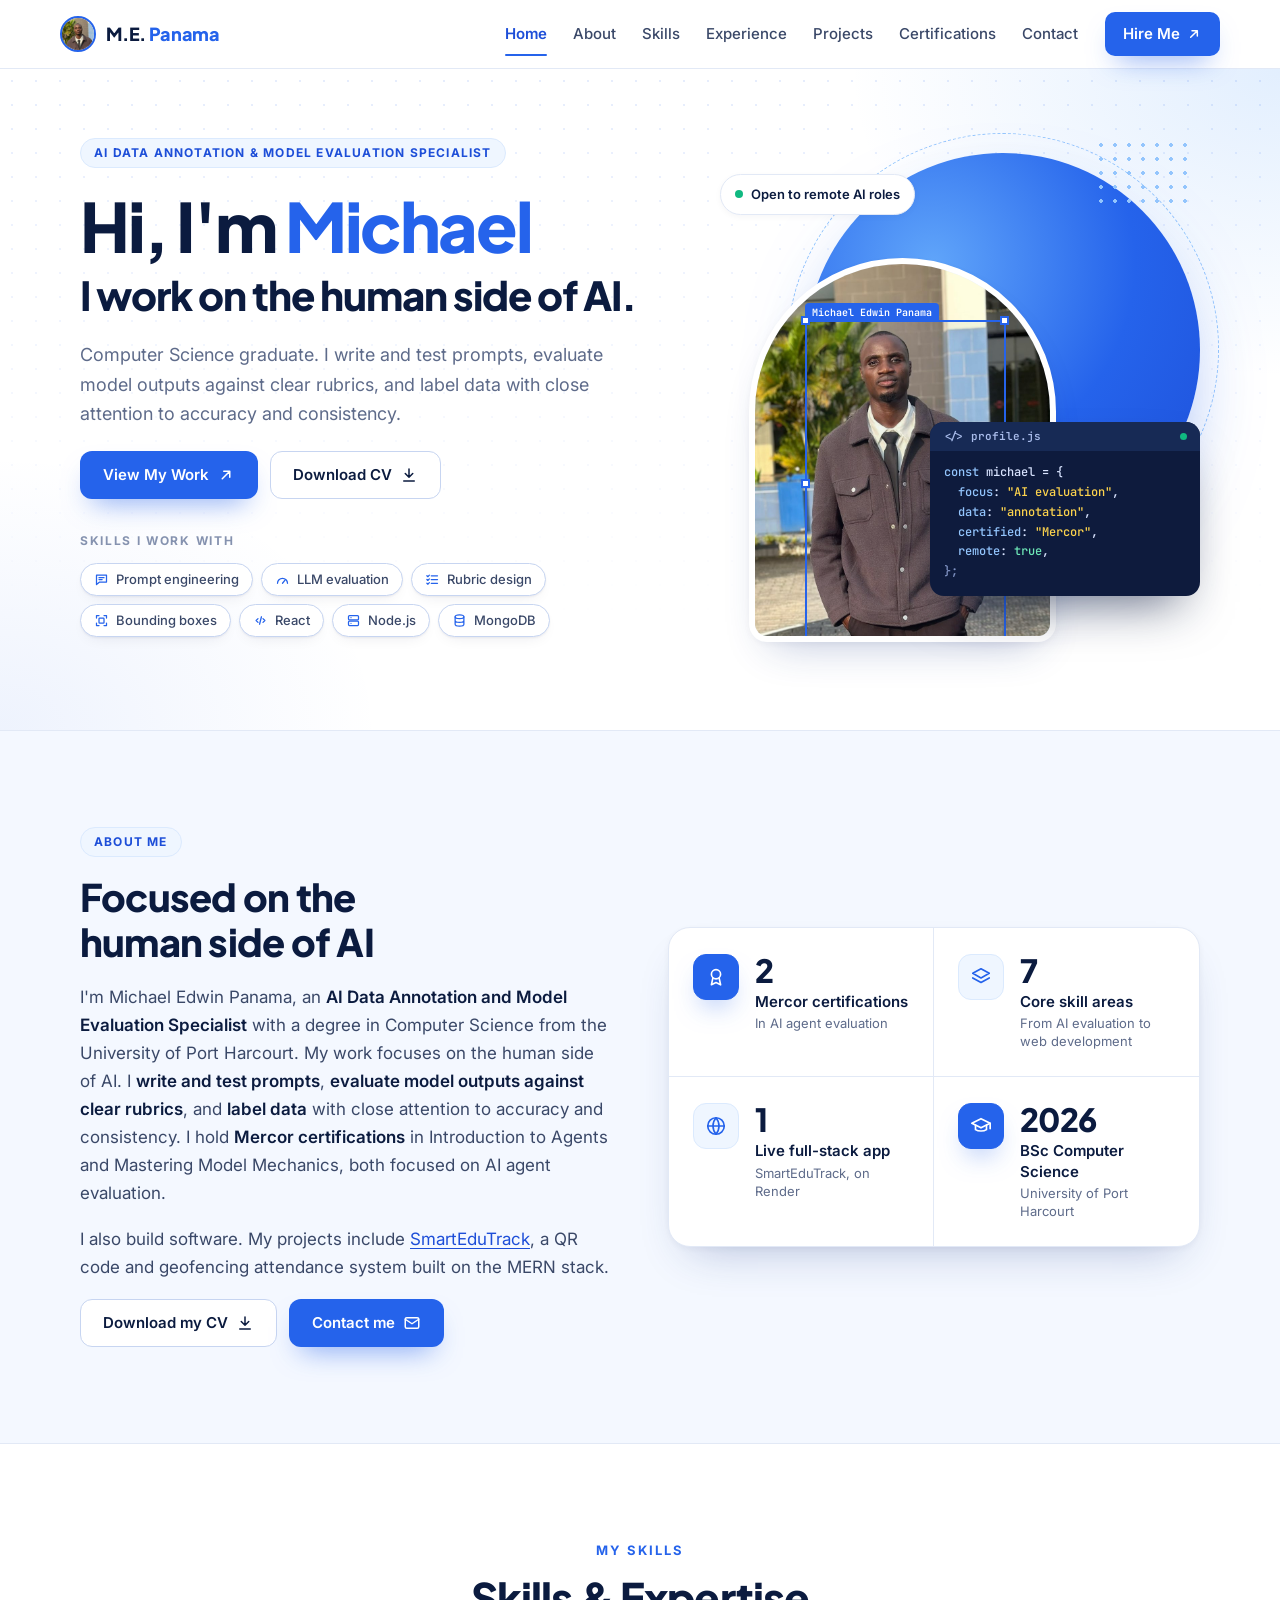
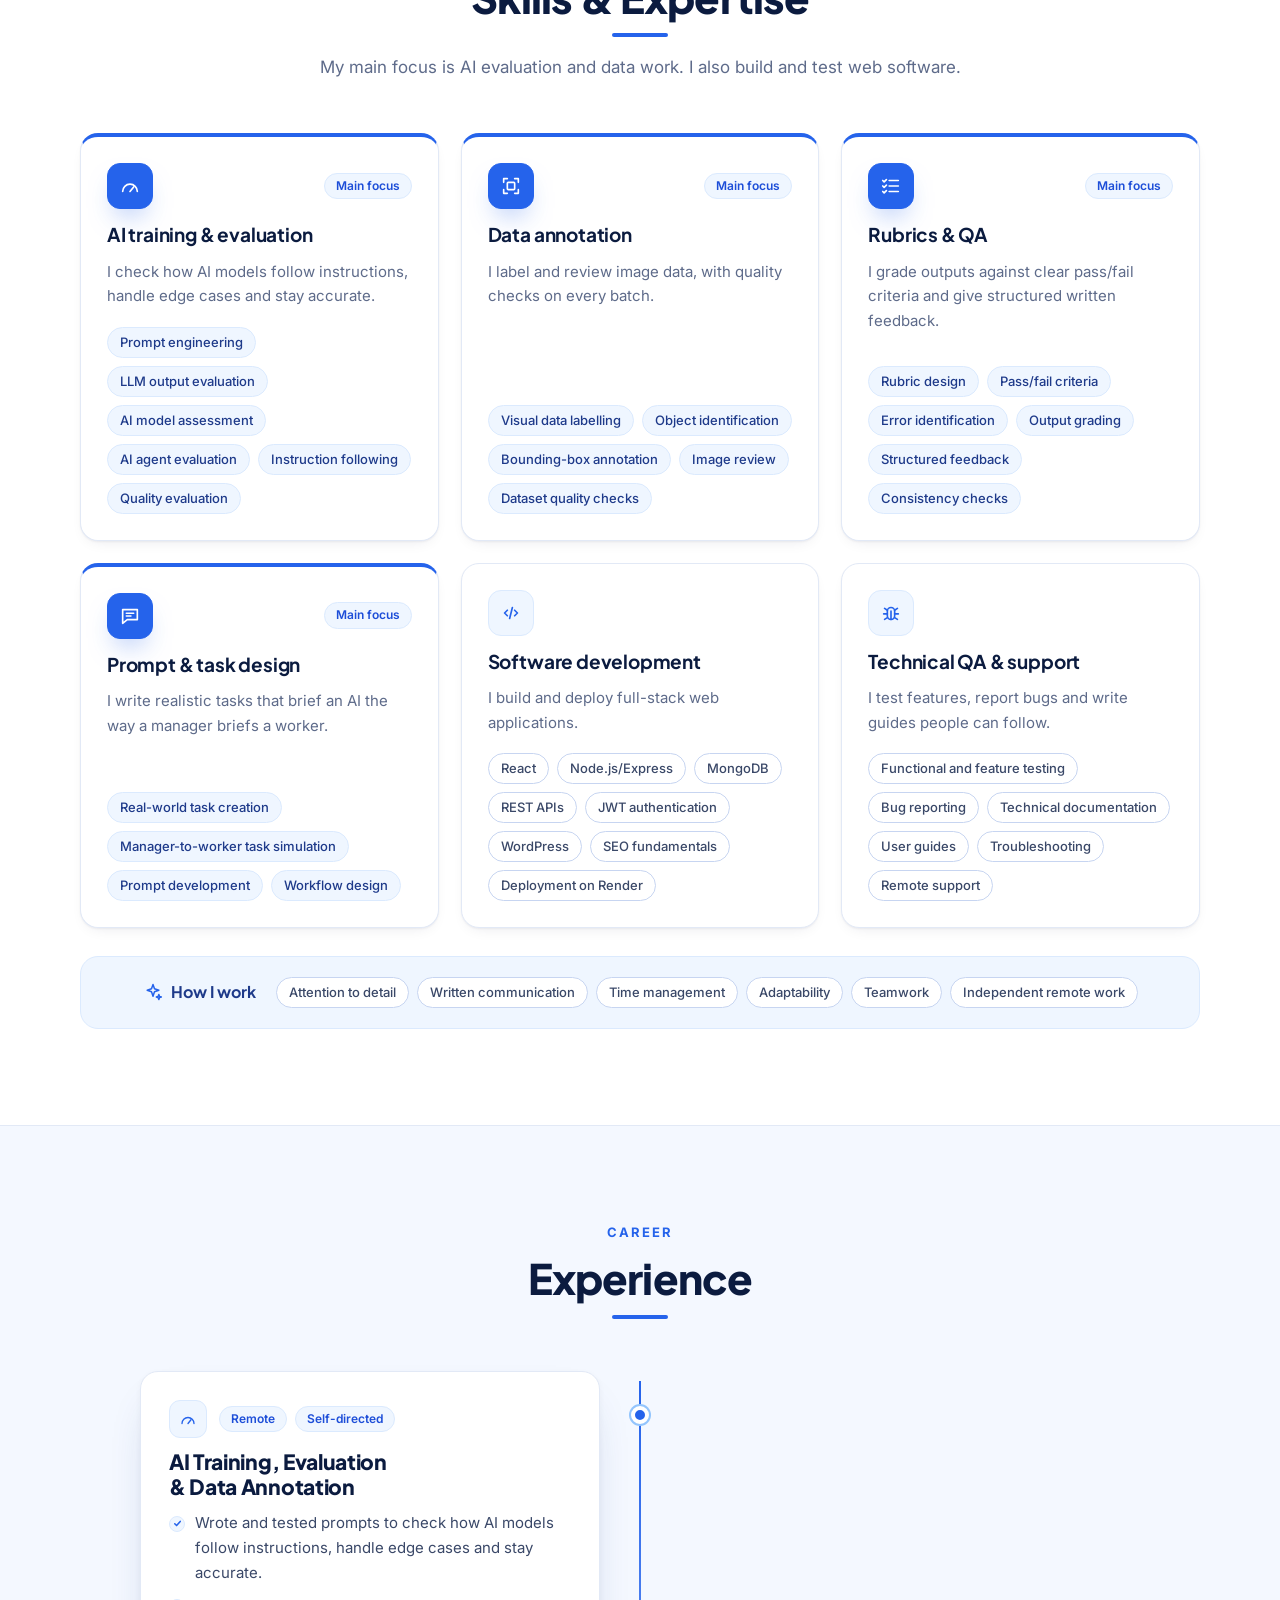
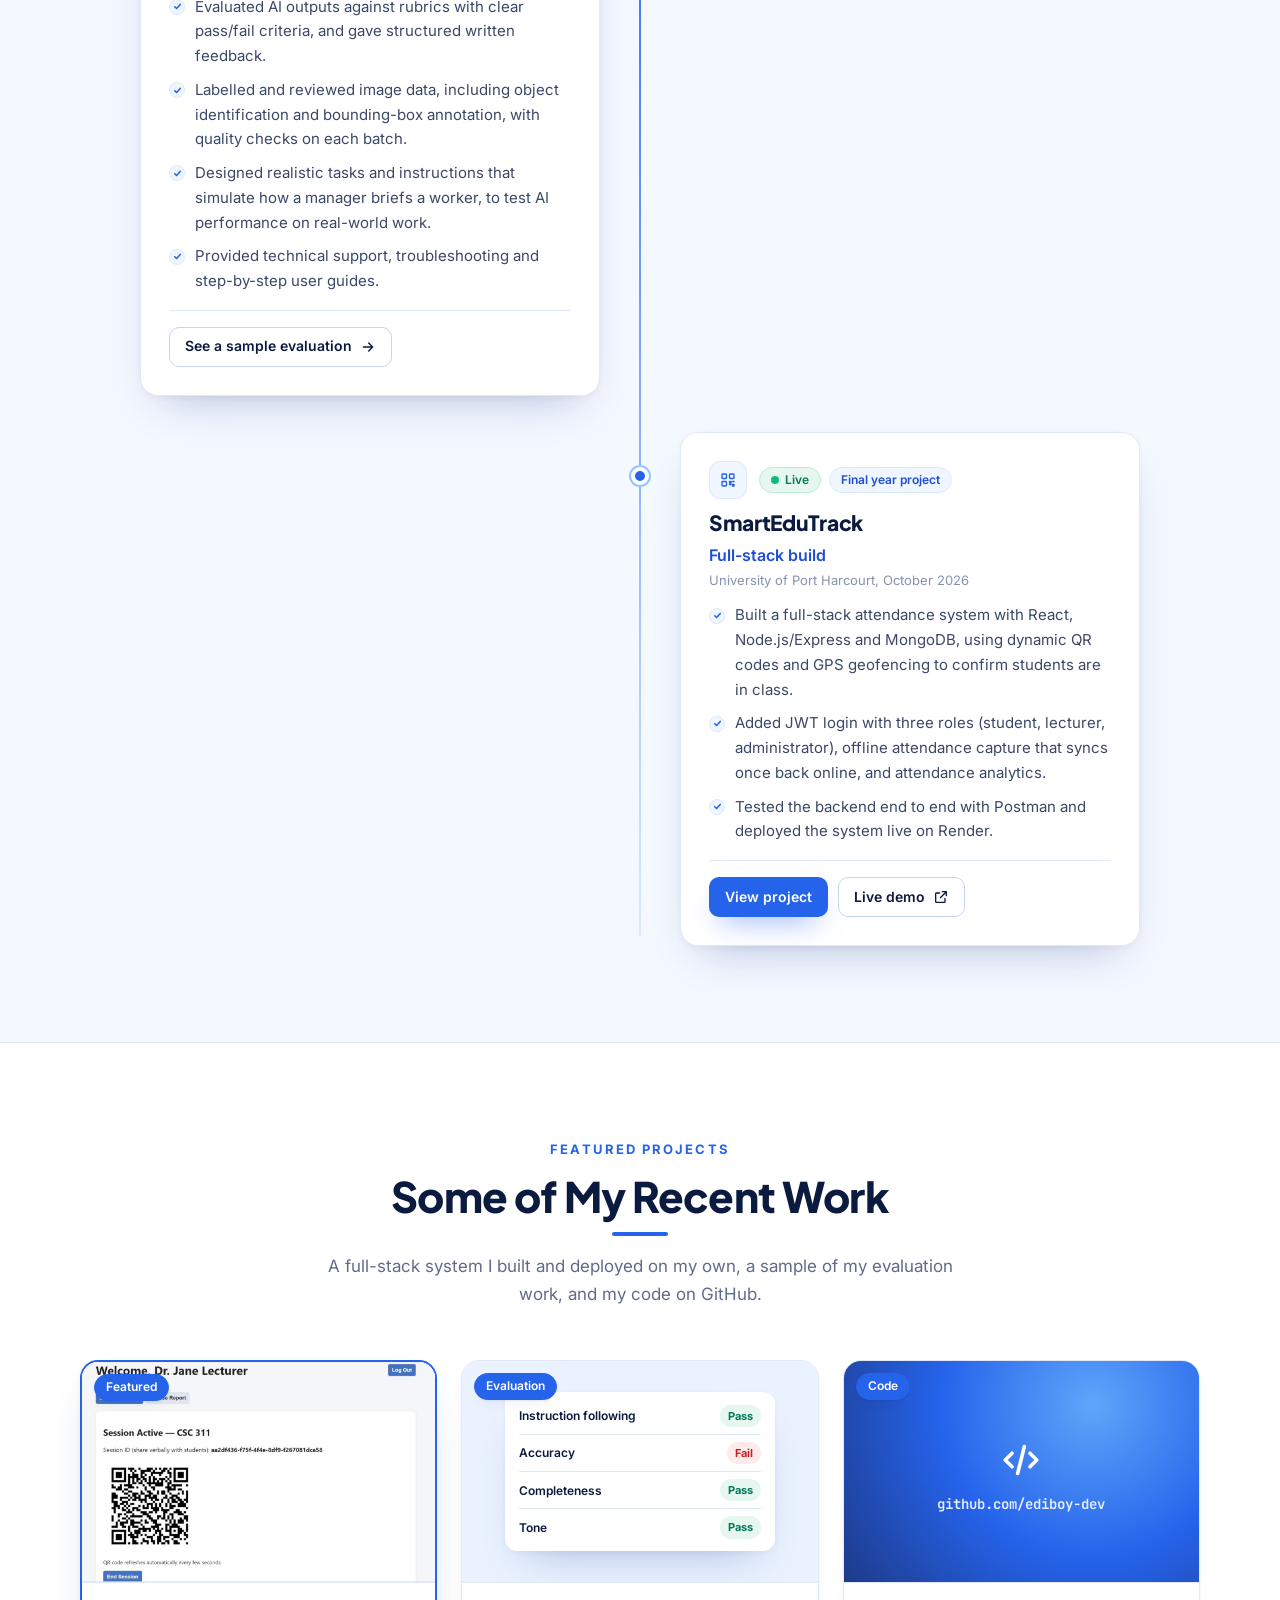
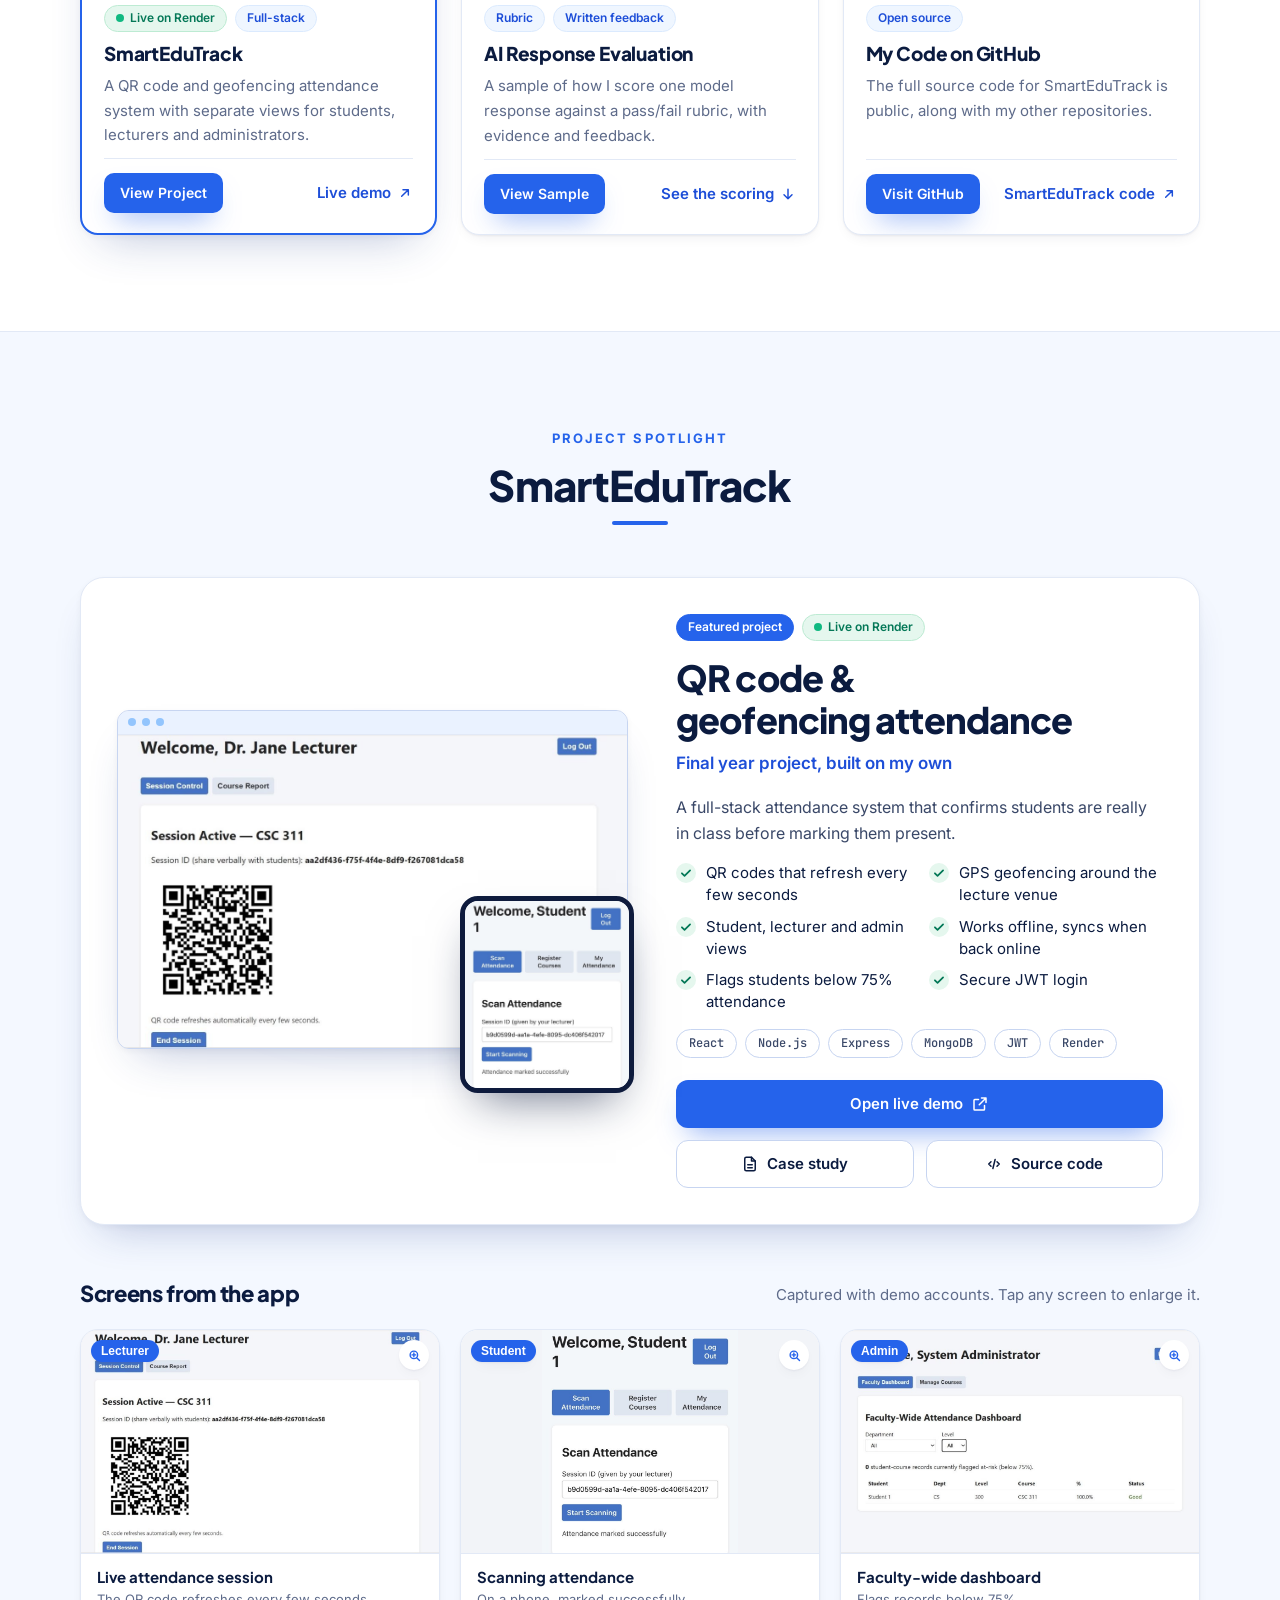
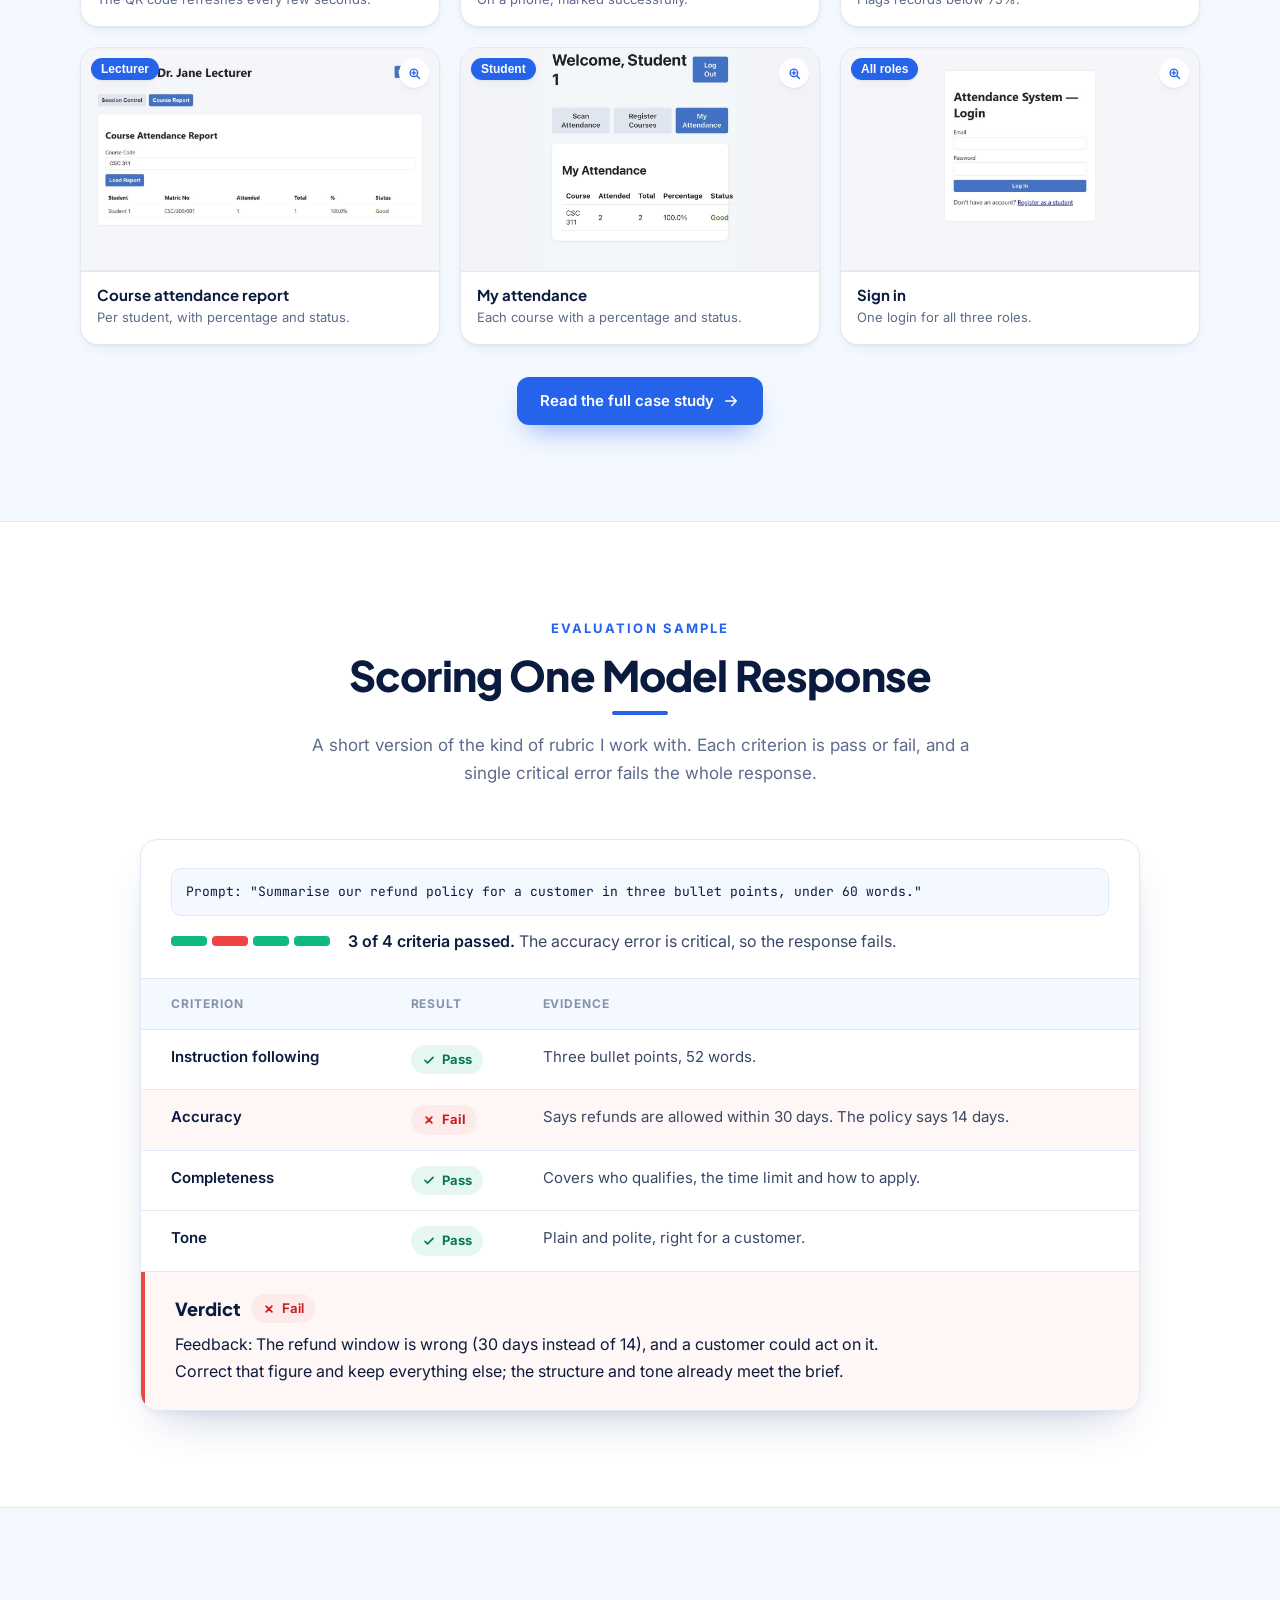
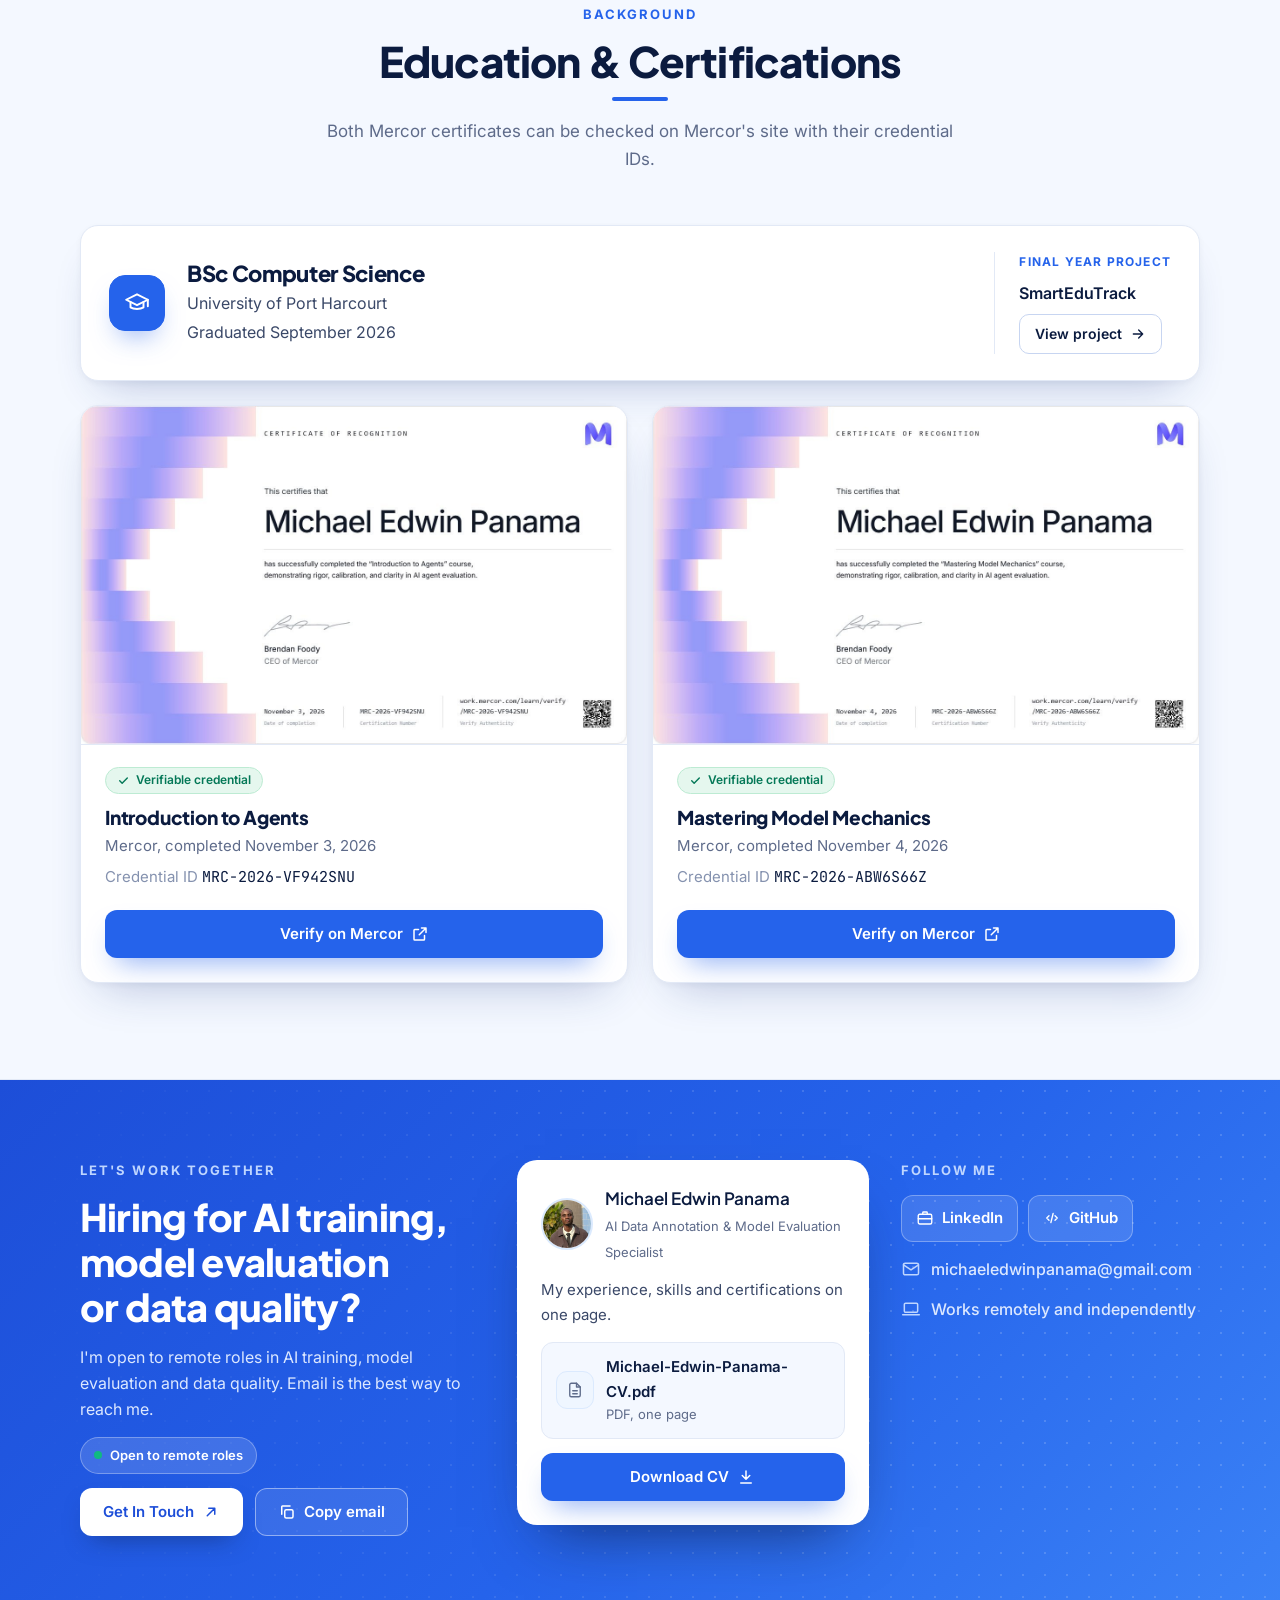
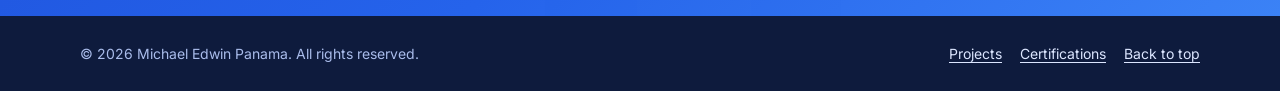
<file: index.html>
<!doctype html>
<html lang="en">
<head>
<meta charset="utf-8">
<meta name="viewport" content="width=device-width, initial-scale=1, viewport-fit=cover">
<title>Michael Edwin Panama</title>
<meta name="claude:viewport-fit-sides" content="cover">
<meta name="description" content="Michael Edwin Panama, AI Data Annotation and Model Evaluation Specialist. Prompt writing and testing, AI output evaluation, data annotation, and full-stack web development.">
<meta name="author" content="Michael Edwin Panama">
<link rel="canonical" href="https://eazyvibez25-ux.github.io/">
<meta property="og:type" content="profile">
<meta property="og:title" content="Michael Edwin Panama | AI Data Annotation and Model Evaluation Specialist">
<meta property="og:description" content="Portfolio, CV, certifications and projects of Michael Edwin Panama.">
<meta property="og:url" content="https://eazyvibez25-ux.github.io/">
<meta property="og:image" content="https://eazyvibez25-ux.github.io/og-image.jpg">
<meta property="og:image:width" content="1200">
<meta property="og:image:height" content="630">
<meta name="twitter:card" content="summary_large_image">
<meta name="theme-color" content="#FFFFFF">
<meta name="color-scheme" content="light">
<link rel="icon" href="favicon.svg" type="image/svg+xml">
<link rel="apple-touch-icon" href="apple-touch-icon.png">
<link rel="preconnect" href="https://fonts.googleapis.com">
<link rel="preconnect" href="https://fonts.gstatic.com" crossorigin>
<link rel="stylesheet" href="https://fonts.googleapis.com/css2?family=Inter:wght@400;500;600;700&family=JetBrains+Mono:wght@500;600&family=Plus+Jakarta+Sans:wght@600;700;800&display=swap">
<link rel="stylesheet" href="style.css">
<script type="application/ld+json">
{
  "@context": "https://schema.org",
  "@type": "Person",
  "name": "Michael Edwin Panama",
  "jobTitle": "AI Data Annotation and Model Evaluation Specialist",
  "email": "mailto:michaeledwinpanama@gmail.com",
  "url": "https://eazyvibez25-ux.github.io/",
  "alumniOf": {"@type": "CollegeOrUniversity", "name": "University of Port Harcourt"},
  "sameAs": ["https://www.linkedin.com/in/edwin-michael-748159417", "https://github.com/ediboy-dev"]
}
</script>
</head>
<body>
<svg class="sprite" aria-hidden="true" focusable="false">
  <symbol id="i-download" viewBox="0 0 24 24"><path d="M12 4v11M7 10l5 5 5-5M5 20h14"/></symbol>
  <symbol id="i-up-right" viewBox="0 0 24 24"><path d="M7 17 17 7M9 7h8v8"/></symbol>
  <symbol id="i-external" viewBox="0 0 24 24"><path d="M14 4h6v6M20 4l-9 9M18 14v5a1 1 0 0 1-1 1H5a1 1 0 0 1-1-1V7a1 1 0 0 1 1-1h5"/></symbol>
  <symbol id="i-right" viewBox="0 0 24 24"><path d="M5 12h14M13 6l6 6-6 6"/></symbol>
  <symbol id="i-left" viewBox="0 0 24 24"><path d="M19 12H5M11 6l-6 6 6 6"/></symbol>
  <symbol id="i-down" viewBox="0 0 24 24"><path d="M12 5v14M6 13l6 6 6-6"/></symbol>
  <symbol id="i-check" viewBox="0 0 24 24"><path d="m5 12.5 4.5 4.5L19 7.5"/></symbol>
  <symbol id="i-x" viewBox="0 0 24 24"><path d="M7 7l10 10M17 7 7 17"/></symbol>
  <symbol id="i-award" viewBox="0 0 24 24"><circle cx="12" cy="9" r="5"/><path d="m8.5 13.5-1.5 7 5-2.5 5 2.5-1.5-7"/></symbol>
  <symbol id="i-cap" viewBox="0 0 24 24"><path d="m2 9 10-5 10 5-10 5z"/><path d="M6 11v5c3 2 9 2 12 0v-5M22 9v6"/></symbol>
  <symbol id="i-globe" viewBox="0 0 24 24"><circle cx="12" cy="12" r="9"/><path d="M3 12h18M12 3a14 14 0 0 1 0 18M12 3a14 14 0 0 0 0 18"/></symbol>
  <symbol id="i-bbox" viewBox="0 0 24 24"><path d="M4 8V4h4M16 4h4v4M20 16v4h-4M8 20H4v-4"/><rect x="8" y="8" width="8" height="8" rx="1"/></symbol>
  <symbol id="i-gauge" viewBox="0 0 24 24"><path d="M4 18a8 8 0 1 1 16 0"/><path d="m12 18 4-5"/></symbol>
  <symbol id="i-list" viewBox="0 0 24 24"><path d="M10 6h10M10 12h10M10 18h10"/><path d="m3 6 1.5 1.5L7 5M3 12l1.5 1.5L7 11M3 18l1.5 1.5L7 17"/></symbol>
  <symbol id="i-chat" viewBox="0 0 24 24"><path d="M4 5h16v11H9l-5 4z"/><path d="M8 9h8M8 12h5"/></symbol>
  <symbol id="i-code" viewBox="0 0 24 24"><path d="m8 9-3 3 3 3M16 9l3 3-3 3M13.5 6l-3 12"/></symbol>
  <symbol id="i-bug" viewBox="0 0 24 24"><rect x="8" y="6" width="8" height="13" rx="4"/><path d="M12 10v9M4 13h4M16 13h4M5 7l3 2M19 7l-3 2M5 19l3-2M19 19l-3-2"/></symbol>
  <symbol id="i-layers" viewBox="0 0 24 24"><path d="m12 3 9 5-9 5-9-5z"/><path d="m3 13 9 5 9-5"/></symbol>
  <symbol id="i-mail" viewBox="0 0 24 24"><rect x="3" y="5" width="18" height="14" rx="2"/><path d="m3 7 9 6 9-6"/></symbol>
  <symbol id="i-copy" viewBox="0 0 24 24"><rect x="9" y="9" width="11" height="11" rx="2"/><path d="M5 15V5a1 1 0 0 1 1-1h10"/></symbol>
  <symbol id="i-briefcase" viewBox="0 0 24 24"><rect x="3" y="7" width="18" height="13" rx="2"/><path d="M9 7V5a1 1 0 0 1 1-1h4a1 1 0 0 1 1 1v2M3 13h18"/></symbol>
  <symbol id="i-file" viewBox="0 0 24 24"><path d="M14 3H7a2 2 0 0 0-2 2v14a2 2 0 0 0 2 2h10a2 2 0 0 0 2-2V8z"/><path d="M14 3v5h5M9 13h6M9 17h6"/></symbol>
  <symbol id="i-zoom" viewBox="0 0 24 24"><circle cx="11" cy="11" r="6"/><path d="m20 20-4.5-4.5M11 8v6M8 11h6"/></symbol>
  <symbol id="i-qr" viewBox="0 0 24 24"><rect x="4" y="4" width="6" height="6" rx="1"/><rect x="14" y="4" width="6" height="6" rx="1"/><rect x="4" y="14" width="6" height="6" rx="1"/><path d="M14 14h2v2h-2zM18 18h2v2h-2zM14 18h2M18 14h2"/></symbol>
  <symbol id="i-wifi" viewBox="0 0 24 24"><path d="M2 8.5a15 15 0 0 1 20 0M5 12a10 10 0 0 1 14 0M8.5 15.5a5 5 0 0 1 7 0"/><circle cx="12" cy="19" r="1"/></symbol>
  <symbol id="i-sparkle" viewBox="0 0 24 24"><path d="M12 3l1.8 5.2L19 10l-5.2 1.8L12 17l-1.8-5.2L5 10l5.2-1.8z"/><path d="M19 15l.8 2.2L22 18l-2.2.8L19 21l-.8-2.2L16 18l2.2-.8z"/></symbol>
  <symbol id="i-server" viewBox="0 0 24 24"><rect x="4" y="4" width="16" height="7" rx="1.5"/><rect x="4" y="13" width="16" height="7" rx="1.5"/><path d="M8 7.5h.01M8 16.5h.01"/></symbol>
  <symbol id="i-db" viewBox="0 0 24 24"><ellipse cx="12" cy="6" rx="7" ry="3"/><path d="M5 6v12c0 1.7 3.1 3 7 3s7-1.3 7-3V6M5 12c0 1.7 3.1 3 7 3s7-1.3 7-3"/></symbol>
  <symbol id="i-user" viewBox="0 0 24 24"><circle cx="12" cy="8" r="4"/><path d="M4 21a8 8 0 0 1 16 0"/></symbol>
  <symbol id="i-heart" viewBox="0 0 24 24"><path d="M12 20s-7-4.4-7-10a4 4 0 0 1 7-2.6A4 4 0 0 1 19 10c0 5.6-7 10-7 10z"/></symbol>
  <symbol id="i-menu" viewBox="0 0 24 24"><path d="M4 7h16M4 12h16M4 17h16"/></symbol>
  <symbol id="i-close" viewBox="0 0 24 24"><path d="M6 6l12 12M18 6 6 18"/></symbol>
  <symbol id="i-laptop" viewBox="0 0 24 24"><rect x="4" y="5" width="16" height="11" rx="1.5"/><path d="M2 19h20"/></symbol>
</svg>
<a class="skip-link" href="#main">Skip to content</a>

<header class="nav">
  <div class="nav-inner">
    <a class="brand" href="#home"><img src="michael-avatar.jpg" alt="" width="36" height="36"><span class="brand-name">M.E. <b>Panama</b></span></a>
    <nav aria-label="Sections">
      <button class="menu-btn" id="menu-btn" type="button" aria-controls="nav-links" aria-expanded="false" aria-label="Open menu">
        <svg class="i i-open" aria-hidden="true"><use href="#i-menu"/></svg>
        <svg class="i i-close" aria-hidden="true"><use href="#i-close"/></svg>
      </button>
      <ul class="nav-links" id="nav-links">
        <li><a href="#home" aria-current="true">Home</a></li>
        <li><a href="#about">About</a></li>
        <li><a href="#skills">Skills</a></li>
        <li><a href="#experience">Experience</a></li>
        <li><a href="#projects">Projects</a></li>
        <li><a href="#certifications">Certifications</a></li>
        <li><a href="#contact">Contact</a></li>
        <li class="nav-cv"><a href="Michael-Edwin-Panama-CV.pdf" download>Download CV</a></li>
        <li class="nav-cta"><a href="#contact">Hire Me <svg class="i" aria-hidden="true"><use href="#i-up-right"/></svg></a></li>
      </ul>
    </nav>
  </div>
</header>

<main id="main">

  <!-- ============ HOME ============ -->
  <section class="hero" id="home" aria-labelledby="hero-title">
    <div class="container hero-grid">
      <div class="hero-text">
        <span class="label-pill">AI Data Annotation &amp; Model Evaluation Specialist</span>
        <h1 id="hero-title">Hi, I'm <span class="hl">Michael</span><span class="line2">I work on the human side of AI.</span></h1>
        <p class="lead">Computer Science graduate. I write and test prompts, evaluate model outputs against clear rubrics, and label data with close attention to accuracy and consistency.</p>
        <div class="btn-row">
          <a class="btn btn-primary" href="#projects">View My Work <svg class="i" aria-hidden="true"><use href="#i-up-right"/></svg></a>
          <a class="btn btn-outline" href="Michael-Edwin-Panama-CV.pdf" download>Download CV <svg class="i" aria-hidden="true"><use href="#i-download"/></svg></a>
        </div>
        <div class="tools">
          <span class="tools-label">Skills I work with</span>
          <ul class="chips">
            <li><svg class="i" aria-hidden="true"><use href="#i-chat"/></svg>Prompt engineering</li>
            <li><svg class="i" aria-hidden="true"><use href="#i-gauge"/></svg>LLM evaluation</li>
            <li><svg class="i" aria-hidden="true"><use href="#i-list"/></svg>Rubric design</li>
            <li><svg class="i" aria-hidden="true"><use href="#i-bbox"/></svg>Bounding boxes</li>
            <li><svg class="i" aria-hidden="true"><use href="#i-code"/></svg>React</li>
            <li><svg class="i" aria-hidden="true"><use href="#i-server"/></svg>Node.js</li>
            <li><svg class="i" aria-hidden="true"><use href="#i-db"/></svg>MongoDB</li>
          </ul>
        </div>
      </div>

      <div class="hero-visual">
        <span class="ring" aria-hidden="true"></span>
        <span class="disc" aria-hidden="true"></span>
        <span class="dots" aria-hidden="true"></span>
        <figure class="photo">
          <img src="michael-portrait.jpg" alt="Michael Edwin Panama in a brown jacket, white shirt and black tie" width="880" height="1100" fetchpriority="high">
          <div class="bbox" aria-hidden="true">
            <span class="tag-label">Michael Edwin Panama</span>
            <i class="tl"></i><i class="tr"></i><i class="ml"></i><i class="mr"></i>
          </div>
        </figure>
        <p class="float-status"><span class="dot" aria-hidden="true"></span>Open to remote AI roles</p>
        <div class="code-card" aria-hidden="true">
          <div class="bar"><span>&lt;/&gt; profile.js</span><span class="dot"></span></div>
<pre><span class="k">const</span> michael = {
  <span class="k">focus</span>: <span class="s">"AI evaluation"</span>,
  <span class="k">data</span>: <span class="s">"annotation"</span>,
  <span class="k">certified</span>: <span class="s">"Mercor"</span>,
  <span class="k">remote</span>: <span class="v">true</span>,
<span class="p">};</span></pre>
        </div>
      </div>
    </div>
  </section>

  <!-- ============ ABOUT ============ -->
  <section class="section band" id="about" aria-labelledby="about-title">
    <div class="container about-grid">
      <div class="about-text">
        <span class="label-pill">About me</span>
        <h2 id="about-title">Focused on the human side of AI</h2>
        <p>I'm Michael Edwin Panama, an <strong>AI Data Annotation and Model Evaluation Specialist</strong> with a degree in Computer Science from the University of Port Harcourt. My work focuses on the human side of AI. I <strong>write and test prompts</strong>, <strong>evaluate model outputs against clear rubrics</strong>, and <strong>label data</strong> with close attention to accuracy and consistency. I hold <strong>Mercor certifications</strong> in Introduction to Agents and Mastering Model Mechanics, both focused on AI agent evaluation.</p>
        <p>I also build software. My projects include <a href="#smartedutrack">SmartEduTrack</a>, a QR code and geofencing attendance system built on the MERN stack.</p>
        <div class="btn-row">
          <a class="btn btn-outline" href="Michael-Edwin-Panama-CV.pdf" download>Download my CV <svg class="i" aria-hidden="true"><use href="#i-download"/></svg></a>
          <a class="btn btn-primary" href="#contact">Contact me <svg class="i" aria-hidden="true"><use href="#i-mail"/></svg></a>
        </div>
      </div>
      <ul class="stats" aria-label="At a glance">
        <li class="stat">
          <span class="icon-box solid" aria-hidden="true"><svg class="i"><use href="#i-award"/></svg></span>
          <div><div class="num">2</div><div class="lbl">Mercor certifications</div><div class="det">In AI agent evaluation</div></div>
        </li>
        <li class="stat">
          <span class="icon-box" aria-hidden="true"><svg class="i"><use href="#i-layers"/></svg></span>
          <div><div class="num">7</div><div class="lbl">Core skill areas</div><div class="det">From AI evaluation to web development</div></div>
        </li>
        <li class="stat">
          <span class="icon-box" aria-hidden="true"><svg class="i"><use href="#i-globe"/></svg></span>
          <div><div class="num">1</div><div class="lbl">Live full-stack app</div><div class="det">SmartEduTrack, on Render</div></div>
        </li>
        <li class="stat">
          <span class="icon-box solid" aria-hidden="true"><svg class="i"><use href="#i-cap"/></svg></span>
          <div><div class="num">2026</div><div class="lbl">BSc Computer Science</div><div class="det">University of Port Harcourt</div></div>
        </li>
      </ul>
    </div>
  </section>

  <!-- ============ SKILLS ============ -->
  <section class="section" id="skills" aria-labelledby="skills-title">
    <div class="container">
      <div class="head">
        <span class="kicker">My skills</span>
        <h2 id="skills-title">Skills &amp; Expertise</h2>
        <span class="underline" aria-hidden="true"></span>
        <p class="sub">My main focus is AI evaluation and data work. I also build and test web software.</p>
      </div>
      <div class="skill-grid">
        <article class="card skill main">
          <div class="skill-top"><span class="icon-box solid" aria-hidden="true"><svg class="i"><use href="#i-gauge"/></svg></span><span class="tag">Main focus</span></div>
          <h3>AI training &amp; evaluation</h3>
          <p>I check how AI models follow instructions, handle edge cases and stay accurate.</p>
          <ul class="chips soft"><li>Prompt engineering</li><li>LLM output evaluation</li><li>AI model assessment</li><li>AI agent evaluation</li><li>Instruction following</li><li>Quality evaluation</li></ul>
        </article>
        <article class="card skill main">
          <div class="skill-top"><span class="icon-box solid" aria-hidden="true"><svg class="i"><use href="#i-bbox"/></svg></span><span class="tag">Main focus</span></div>
          <h3>Data annotation</h3>
          <p>I label and review image data, with quality checks on every batch.</p>
          <ul class="chips soft"><li>Visual data labelling</li><li>Object identification</li><li>Bounding-box annotation</li><li>Image review</li><li>Dataset quality checks</li></ul>
        </article>
        <article class="card skill main">
          <div class="skill-top"><span class="icon-box solid" aria-hidden="true"><svg class="i"><use href="#i-list"/></svg></span><span class="tag">Main focus</span></div>
          <h3>Rubrics &amp; QA</h3>
          <p>I grade outputs against clear pass/fail criteria and give structured written feedback.</p>
          <ul class="chips soft"><li>Rubric design</li><li>Pass/fail criteria</li><li>Error identification</li><li>Output grading</li><li>Structured feedback</li><li>Consistency checks</li></ul>
        </article>
        <article class="card skill main">
          <div class="skill-top"><span class="icon-box solid" aria-hidden="true"><svg class="i"><use href="#i-chat"/></svg></span><span class="tag">Main focus</span></div>
          <h3>Prompt &amp; task design</h3>
          <p>I write realistic tasks that brief an AI the way a manager briefs a worker.</p>
          <ul class="chips soft"><li>Real-world task creation</li><li>Manager-to-worker task simulation</li><li>Prompt development</li><li>Workflow design</li></ul>
        </article>
        <article class="card skill">
          <div class="skill-top"><span class="icon-box" aria-hidden="true"><svg class="i"><use href="#i-code"/></svg></span></div>
          <h3>Software development</h3>
          <p>I build and deploy full-stack web applications.</p>
          <ul class="chips"><li>React</li><li>Node.js/Express</li><li>MongoDB</li><li>REST APIs</li><li>JWT authentication</li><li>WordPress</li><li>SEO fundamentals</li><li>Deployment on Render</li></ul>
        </article>
        <article class="card skill">
          <div class="skill-top"><span class="icon-box" aria-hidden="true"><svg class="i"><use href="#i-bug"/></svg></span></div>
          <h3>Technical QA &amp; support</h3>
          <p>I test features, report bugs and write guides people can follow.</p>
          <ul class="chips"><li>Functional and feature testing</li><li>Bug reporting</li><li>Technical documentation</li><li>User guides</li><li>Troubleshooting</li><li>Remote support</li></ul>
        </article>
      </div>
      <div class="how">
        <h3><svg class="i" aria-hidden="true"><use href="#i-sparkle"/></svg>How I work</h3>
        <ul class="chips"><li>Attention to detail</li><li>Written communication</li><li>Time management</li><li>Adaptability</li><li>Teamwork</li><li>Independent remote work</li></ul>
      </div>
    </div>
  </section>

  <!-- ============ EXPERIENCE ============ -->
  <section class="section band" id="experience" aria-labelledby="exp-title">
    <div class="container">
      <div class="head">
        <span class="kicker">Career</span>
        <h2 id="exp-title">Experience</h2>
        <span class="underline" aria-hidden="true"></span>
      </div>
      <div class="timeline">
        <article class="card t-item">
          <div class="t-head">
            <span class="icon-box sm" aria-hidden="true"><svg class="i"><use href="#i-gauge"/></svg></span>
            <div class="tags"><span class="tag">Remote</span><span class="tag">Self-directed</span></div>
          </div>
          <h3>AI Training, Evaluation &amp; Data Annotation</h3>
          <ul class="ticks">
            <li>Wrote and tested prompts to check how AI models follow instructions, handle edge cases and stay accurate.</li>
            <li>Evaluated AI outputs against rubrics with clear pass/fail criteria, and gave structured written feedback.</li>
            <li>Labelled and reviewed image data, including object identification and bounding-box annotation, with quality checks on each batch.</li>
            <li>Designed realistic tasks and instructions that simulate how a manager briefs a worker, to test AI performance on real-world work.</li>
            <li>Provided technical support, troubleshooting and step-by-step user guides.</li>
          </ul>
          <div class="t-cta"><a class="btn btn-sm btn-outline" href="#sample">See a sample evaluation <svg class="i" aria-hidden="true"><use href="#i-right"/></svg></a></div>
        </article>
        <article class="card t-item">
          <div class="t-head">
            <span class="icon-box sm" aria-hidden="true"><svg class="i"><use href="#i-qr"/></svg></span>
            <div class="tags"><span class="tag live"><span class="dot" aria-hidden="true"></span>Live</span><span class="tag">Final year project</span></div>
          </div>
          <h3>SmartEduTrack</h3>
          <p class="org">Full-stack build</p>
          <p class="when">University of Port Harcourt, October 2026</p>
          <ul class="ticks">
            <li>Built a full-stack attendance system with React, Node.js/Express and MongoDB, using dynamic QR codes and GPS geofencing to confirm students are in class.</li>
            <li>Added JWT login with three roles (student, lecturer, administrator), offline attendance capture that syncs once back online, and attendance analytics.</li>
            <li>Tested the backend end to end with Postman and deployed the system live on Render.</li>
          </ul>
          <div class="t-cta">
            <a class="btn btn-sm btn-primary" href="smartedutrack.html">View project</a>
            <a class="btn btn-sm btn-outline" href="https://smart-attendance-system-5cyu.onrender.com" target="_blank" rel="noopener">Live demo <svg class="i" aria-hidden="true"><use href="#i-external"/></svg></a>
          </div>
        </article>
      </div>
    </div>
  </section>

  <!-- ============ PROJECTS ============ -->
  <section class="section" id="projects" aria-labelledby="projects-title">
    <div class="container">
      <div class="head">
        <span class="kicker">Featured projects</span>
        <h2 id="projects-title">Some of My Recent Work</h2>
        <span class="underline" aria-hidden="true"></span>
        <p class="sub">A full-stack system I built and deployed on my own, a sample of my evaluation work, and my code on GitHub.</p>
      </div>
      <div class="p-grid">
        <article class="card p-card featured">
          <div class="p-media">
            <img src="set-lecturer-session.jpg" alt="SmartEduTrack lecturer screen with an active session and QR code" width="1200" height="738" loading="lazy">
            <span class="tag solid">Featured</span>
          </div>
          <div class="p-body">
            <div class="tags"><span class="tag live"><span class="dot" aria-hidden="true"></span>Live on Render</span><span class="tag">Full-stack</span></div>
            <h3>SmartEduTrack</h3>
            <p>A QR code and geofencing attendance system with separate views for students, lecturers and administrators.</p>
            <div class="p-foot">
              <a class="btn btn-sm btn-primary" href="#smartedutrack">View Project</a>
              <a class="text-link" href="https://smart-attendance-system-5cyu.onrender.com" target="_blank" rel="noopener">Live demo <svg class="i" aria-hidden="true"><use href="#i-up-right"/></svg></a>
            </div>
          </div>
        </article>
        <article class="card p-card">
          <div class="p-media">
            <div class="mini-rubric" aria-hidden="true">
              <div>Instruction following <span class="mini-chip ok">Pass</span></div>
              <div class="r">Accuracy <span class="mini-chip no">Fail</span></div>
              <div class="r">Completeness <span class="mini-chip ok">Pass</span></div>
              <div class="r">Tone <span class="mini-chip ok">Pass</span></div>
            </div>
            <span class="tag solid">Evaluation</span>
          </div>
          <div class="p-body">
            <div class="tags"><span class="tag">Rubric</span><span class="tag">Written feedback</span></div>
            <h3>AI Response Evaluation</h3>
            <p>A sample of how I score one model response against a pass/fail rubric, with evidence and feedback.</p>
            <div class="p-foot">
              <a class="btn btn-sm btn-primary" href="#sample">View Sample</a>
              <a class="text-link" href="#sample">See the scoring <svg class="i" aria-hidden="true"><use href="#i-down"/></svg></a>
            </div>
          </div>
        </article>
        <article class="card p-card">
          <div class="p-media">
            <div class="code-visual" aria-hidden="true"><svg class="i"><use href="#i-code"/></svg><span>github.com/ediboy-dev</span></div>
            <span class="tag solid">Code</span>
          </div>
          <div class="p-body">
            <div class="tags"><span class="tag">Open source</span></div>
            <h3>My Code on GitHub</h3>
            <p>The full source code for SmartEduTrack is public, along with my other repositories.</p>
            <div class="p-foot">
              <a class="btn btn-sm btn-primary" href="https://github.com/ediboy-dev" target="_blank" rel="noopener">Visit GitHub</a>
              <a class="text-link" href="https://github.com/ediboy-dev/smart-attendance-system" target="_blank" rel="noopener">SmartEduTrack code <svg class="i" aria-hidden="true"><use href="#i-up-right"/></svg></a>
            </div>
          </div>
        </article>
      </div>
    </div>
  </section>

  <!-- ============ SMARTEDUTRACK SPOTLIGHT ============ -->
  <section class="section band" id="smartedutrack" data-nav="projects" aria-labelledby="spot-title">
    <div class="container">
      <div class="head">
        <span class="kicker">Project spotlight</span>
        <h2 id="spot-title">SmartEduTrack</h2>
        <span class="underline" aria-hidden="true"></span>
      </div>
      <article class="spot">
        <div class="shots">
          <div class="shot-desktop">
            <div class="barline" aria-hidden="true"><i></i><i></i><i></i></div>
            <img src="set-lecturer-session.jpg" alt="SmartEduTrack lecturer screen showing an active CSC 311 session with a QR code that refreshes every few seconds" width="1200" height="738" loading="lazy">
          </div>
          <div class="shot-phone">
            <img src="set-student-scan.jpg" alt="SmartEduTrack student screen on a phone confirming attendance was marked" width="700" height="799" loading="lazy">
          </div>
        </div>
        <div class="s-body">
          <div class="tags"><span class="tag solid">Featured project</span><span class="tag live"><span class="dot" aria-hidden="true"></span>Live on Render</span></div>
          <h3>QR code &amp; geofencing attendance</h3>
          <p class="sub">Final year project, built on my own</p>
          <p>A full-stack attendance system that confirms students are really in class before marking them present.</p>
          <ul class="checks">
            <li><svg class="i" aria-hidden="true"><use href="#i-check"/></svg>QR codes that refresh every few seconds</li>
            <li><svg class="i" aria-hidden="true"><use href="#i-check"/></svg>GPS geofencing around the lecture venue</li>
            <li><svg class="i" aria-hidden="true"><use href="#i-check"/></svg>Student, lecturer and admin views</li>
            <li><svg class="i" aria-hidden="true"><use href="#i-check"/></svg>Works offline, syncs when back online</li>
            <li><svg class="i" aria-hidden="true"><use href="#i-check"/></svg>Flags students below 75% attendance</li>
            <li><svg class="i" aria-hidden="true"><use href="#i-check"/></svg>Secure JWT login</li>
          </ul>
          <ul class="chips mono"><li>React</li><li>Node.js</li><li>Express</li><li>MongoDB</li><li>JWT</li><li>Render</li></ul>
          <div class="s-cta">
            <a class="btn btn-primary" href="https://smart-attendance-system-5cyu.onrender.com" target="_blank" rel="noopener">Open live demo <svg class="i" aria-hidden="true"><use href="#i-external"/></svg></a>
            <a class="btn btn-outline" href="smartedutrack.html"><svg class="i" aria-hidden="true"><use href="#i-file"/></svg>Case study</a>
            <a class="btn btn-outline" href="https://github.com/ediboy-dev/smart-attendance-system" target="_blank" rel="noopener"><svg class="i" aria-hidden="true"><use href="#i-code"/></svg>Source code</a>
          </div>
        </div>
      </article>

      <div class="screens-head">
        <h3>Screens from the app</h3>
        <p>Captured with demo accounts. Tap any screen to enlarge it.</p>
      </div>
      <div class="media-grid">
        <article class="card media">
          <button class="thumb" type="button" data-caption="Lecturer view: an active session with a QR code that refreshes every few seconds."><img src="set-lecturer-session.jpg" alt="Lecturer screen with an active CSC 311 session and QR code" width="1200" height="738" loading="lazy"><span class="role-tag">Lecturer</span><span class="zoom-hint" aria-hidden="true"><svg class="i"><use href="#i-zoom"/></svg></span></button>
          <div class="cap"><h4>Live attendance session</h4><p>The QR code refreshes every few seconds.</p></div>
        </article>
        <article class="card media">
          <button class="thumb phone" type="button" data-caption="Student view on a phone: attendance marked successfully."><img src="set-student-scan.jpg" alt="Student Scan Attendance screen on a phone showing Attendance marked successfully" width="700" height="799" loading="lazy"><span class="role-tag">Student</span><span class="zoom-hint" aria-hidden="true"><svg class="i"><use href="#i-zoom"/></svg></span></button>
          <div class="cap"><h4>Scanning attendance</h4><p>On a phone, marked successfully.</p></div>
        </article>
        <article class="card media">
          <button class="thumb" type="button" data-caption="Administrator view: faculty-wide dashboard with department and level filters."><img src="set-admin-dashboard.jpg" alt="Faculty-Wide Attendance Dashboard with department and level filters" width="1200" height="738" loading="lazy"><span class="role-tag">Admin</span><span class="zoom-hint" aria-hidden="true"><svg class="i"><use href="#i-zoom"/></svg></span></button>
          <div class="cap"><h4>Faculty-wide dashboard</h4><p>Flags records below 75%.</p></div>
        </article>
        <article class="card media">
          <button class="thumb" type="button" data-caption="Lecturer view: course attendance report for CSC 311."><img src="set-lecturer-report.jpg" alt="Course Attendance Report for CSC 311 listing a student at 100 percent" width="1200" height="738" loading="lazy"><span class="role-tag">Lecturer</span><span class="zoom-hint" aria-hidden="true"><svg class="i"><use href="#i-zoom"/></svg></span></button>
          <div class="cap"><h4>Course attendance report</h4><p>Per student, with percentage and status.</p></div>
        </article>
        <article class="card media">
          <button class="thumb phone" type="button" data-caption="Student view on a phone: attendance per course with a percentage and status."><img src="set-student-attendance.jpg" alt="Student My Attendance screen on a phone showing CSC 311 at 100 percent" width="700" height="799" loading="lazy"><span class="role-tag">Student</span><span class="zoom-hint" aria-hidden="true"><svg class="i"><use href="#i-zoom"/></svg></span></button>
          <div class="cap"><h4>My attendance</h4><p>Each course with a percentage and status.</p></div>
        </article>
        <article class="card media">
          <button class="thumb" type="button" data-caption="One login page for students, lecturers and administrators."><img src="set-login.jpg" alt="Attendance System login page with email and password fields" width="1200" height="738" loading="lazy"><span class="role-tag">All roles</span><span class="zoom-hint" aria-hidden="true"><svg class="i"><use href="#i-zoom"/></svg></span></button>
          <div class="cap"><h4>Sign in</h4><p>One login for all three roles.</p></div>
        </article>
      </div>
      <div class="center-cta">
        <a class="btn btn-primary" href="smartedutrack.html">Read the full case study <svg class="i" aria-hidden="true"><use href="#i-right"/></svg></a>
      </div>
    </div>
  </section>

  <!-- ============ EVALUATION SAMPLE ============ -->
  <section class="section" id="sample" data-nav="projects" aria-labelledby="rubric-title">
    <div class="container">
      <div class="head">
        <span class="kicker">Evaluation sample</span>
        <h2 id="rubric-title">Scoring One Model Response</h2>
        <span class="underline" aria-hidden="true"></span>
        <p class="sub">A short version of the kind of rubric I work with. Each criterion is pass or fail, and a single critical error fails the whole response.</p>
      </div>
      <article class="card rubric" aria-label="Sample rubric">
        <div class="rubric-head">
          <div class="rubric-prompt">Prompt: "Summarise our refund policy for a customer in three bullet points, under 60 words."</div>
          <div class="scoreline">
            <div class="score-bar" aria-hidden="true"><i class="p"></i><i class="f"></i><i class="p"></i><i class="p"></i></div>
            <p><strong>3 of 4 criteria passed.</strong> The accuracy error is critical, so the response fails.</p>
          </div>
        </div>
        <table>
          <thead><tr><th scope="col">Criterion</th><th scope="col">Result</th><th scope="col">Evidence</th></tr></thead>
          <tbody>
            <tr><td>Instruction following</td><td><span class="chip pass"><svg class="i" aria-hidden="true"><use href="#i-check"/></svg>Pass</span></td><td>Three bullet points, 52 words.</td></tr>
            <tr class="critical"><td>Accuracy</td><td><span class="chip fail"><svg class="i" aria-hidden="true"><use href="#i-x"/></svg>Fail</span></td><td>Says refunds are allowed within 30 days. The policy says 14 days.</td></tr>
            <tr><td>Completeness</td><td><span class="chip pass"><svg class="i" aria-hidden="true"><use href="#i-check"/></svg>Pass</span></td><td>Covers who qualifies, the time limit and how to apply.</td></tr>
            <tr><td>Tone</td><td><span class="chip pass"><svg class="i" aria-hidden="true"><use href="#i-check"/></svg>Pass</span></td><td>Plain and polite, right for a customer.</td></tr>
          </tbody>
        </table>
        <div class="verdict">
          <div class="line">Verdict <span class="chip fail"><svg class="i" aria-hidden="true"><use href="#i-x"/></svg>Fail</span></div>
          <p>Feedback: The refund window is wrong (30 days instead of 14), and a customer could act on it. Correct that figure and keep everything else; the structure and tone already meet the brief.</p>
        </div>
      </article>
    </div>
  </section>

  <!-- ============ EDUCATION & CERTIFICATIONS ============ -->
  <section class="section band" id="certifications" aria-labelledby="cert-title">
    <div class="container">
      <div class="head">
        <span class="kicker">Background</span>
        <h2 id="cert-title">Education &amp; Certifications</h2>
        <span class="underline" aria-hidden="true"></span>
        <p class="sub">Both Mercor certificates can be checked on Mercor's site with their credential IDs.</p>
      </div>
      <article class="card edu-wide">
        <span class="icon-box lg solid" aria-hidden="true"><svg class="i"><use href="#i-cap"/></svg></span>
        <div class="edu-main">
          <h3>BSc Computer Science</h3>
          <p>University of Port Harcourt</p>
          <p>Graduated September 2026</p>
        </div>
        <div class="edu-side">
          <span class="k">Final year project</span>
          <strong>SmartEduTrack</strong>
          <a class="btn btn-sm btn-outline" href="smartedutrack.html">View project <svg class="i" aria-hidden="true"><use href="#i-right"/></svg></a>
        </div>
      </article>
      <div class="cert-grid">
        <article class="card cert">
          <a class="cert-thumb" href="cert-introduction-to-agents.jpg" target="_blank" rel="noopener" aria-label="Open the Introduction to Agents certificate image">
            <img src="cert-introduction-to-agents.jpg" alt="Mercor certificate of recognition, Introduction to Agents, awarded to Michael Edwin Panama on November 3, 2026" width="1254" height="776" loading="lazy">
          </a>
          <div class="cert-body">
            <div class="tags"><span class="tag live"><svg class="i" aria-hidden="true"><use href="#i-check"/></svg>Verifiable credential</span></div>
            <h3>Introduction to Agents</h3>
            <p>Mercor, completed November 3, 2026</p>
            <p class="cred"><span>Credential ID </span>MRC-2026-VF942SNU</p>
            <span class="spacer" aria-hidden="true"></span>
            <a class="btn btn-primary" href="https://work.mercor.com/learn/verify/MRC-2026-VF942SNU" target="_blank" rel="noopener">Verify on Mercor <svg class="i" aria-hidden="true"><use href="#i-external"/></svg></a>
          </div>
        </article>
        <article class="card cert">
          <a class="cert-thumb" href="cert-mastering-model-mechanics.jpg" target="_blank" rel="noopener" aria-label="Open the Mastering Model Mechanics certificate image">
            <img src="cert-mastering-model-mechanics.jpg" alt="Mercor certificate of recognition, Mastering Model Mechanics, awarded to Michael Edwin Panama on November 4, 2026" width="1254" height="776" loading="lazy">
          </a>
          <div class="cert-body">
            <div class="tags"><span class="tag live"><svg class="i" aria-hidden="true"><use href="#i-check"/></svg>Verifiable credential</span></div>
            <h3>Mastering Model Mechanics</h3>
            <p>Mercor, completed November 4, 2026</p>
            <p class="cred"><span>Credential ID </span>MRC-2026-ABW6S66Z</p>
            <span class="spacer" aria-hidden="true"></span>
            <a class="btn btn-primary" href="https://work.mercor.com/learn/verify/MRC-2026-ABW6S66Z" target="_blank" rel="noopener">Verify on Mercor <svg class="i" aria-hidden="true"><use href="#i-external"/></svg></a>
          </div>
        </article>
      </div>
    </div>
  </section>

  <!-- ============ LET'S WORK TOGETHER ============ -->
  <section class="work" id="contact" aria-labelledby="contact-title">
    <div class="container work-grid">
      <div class="work-col">
        <span class="kicker">Let's work together</span>
        <h2 id="contact-title">Hiring for AI training, model evaluation or data quality?</h2>
        <p>I'm open to remote roles in AI training, model evaluation and data quality. Email is the best way to reach me.</p>
        <p class="status"><span class="dot" aria-hidden="true"></span>Open to remote roles</p>
        <div class="btn-row">
          <a class="btn btn-white" href="mailto:michaeledwinpanama@gmail.com">Get In Touch <svg class="i" aria-hidden="true"><use href="#i-up-right"/></svg></a>
          <button class="btn btn-ghost-light" id="copy-email" type="button" data-email="michaeledwinpanama@gmail.com"><svg class="i" aria-hidden="true"><use href="#i-copy"/></svg>Copy email</button>
        </div>
        <p class="copy-status" id="copy-status" role="status" aria-live="polite"></p>
      </div>

      <div class="work-col">
        <div class="cv-card">
          <div class="who">
            <img src="michael-avatar.jpg" alt="" width="52" height="52" loading="lazy">
            <div><strong>Michael Edwin Panama</strong><span>AI Data Annotation &amp; Model Evaluation Specialist</span></div>
          </div>
          <p>My experience, skills and certifications on one page.</p>
          <div class="file">
            <span class="icon-box sm" aria-hidden="true"><svg class="i"><use href="#i-file"/></svg></span>
            <div><strong>Michael-Edwin-Panama-CV.pdf</strong><span>PDF, one page</span></div>
          </div>
          <a class="btn btn-primary" href="Michael-Edwin-Panama-CV.pdf" download>Download CV <svg class="i" aria-hidden="true"><use href="#i-download"/></svg></a>
        </div>
      </div>

      <div class="work-col">
        <span class="follow-title">Follow me</span>
        <div class="socials">
          <a class="social" href="https://www.linkedin.com/in/edwin-michael-748159417" target="_blank" rel="noopener"><svg class="i" aria-hidden="true"><use href="#i-briefcase"/></svg>LinkedIn</a>
          <a class="social" href="https://github.com/ediboy-dev" target="_blank" rel="noopener"><svg class="i" aria-hidden="true"><use href="#i-code"/></svg>GitHub</a>
        </div>
        <p class="contact-line"><svg class="i" aria-hidden="true"><use href="#i-mail"/></svg><span id="email-text">michaeledwinpanama@gmail.com</span></p>
        <p class="contact-line"><svg class="i" aria-hidden="true"><use href="#i-laptop"/></svg><span>Works remotely and independently</span></p>
      </div>
    </div>
  </section>
</main>

<footer class="footer">
  <div class="container">
    <span>&copy; <span data-year>2026</span> Michael Edwin Panama. All rights reserved.</span>
    <nav aria-label="Footer">
      <a href="#projects">Projects</a>
      <a href="#certifications">Certifications</a>
      <a href="#home">Back to top</a>
    </nav>
  </div>
</footer>

<dialog class="lightbox" id="lightbox" aria-label="Screenshot">
  <div class="lb-bar"><span class="lb-caption"></span><button class="lb-close" type="button">Close</button></div>
  <img alt="">
</dialog>

<script src="main.js" defer></script>
</body>
</html>
</file>
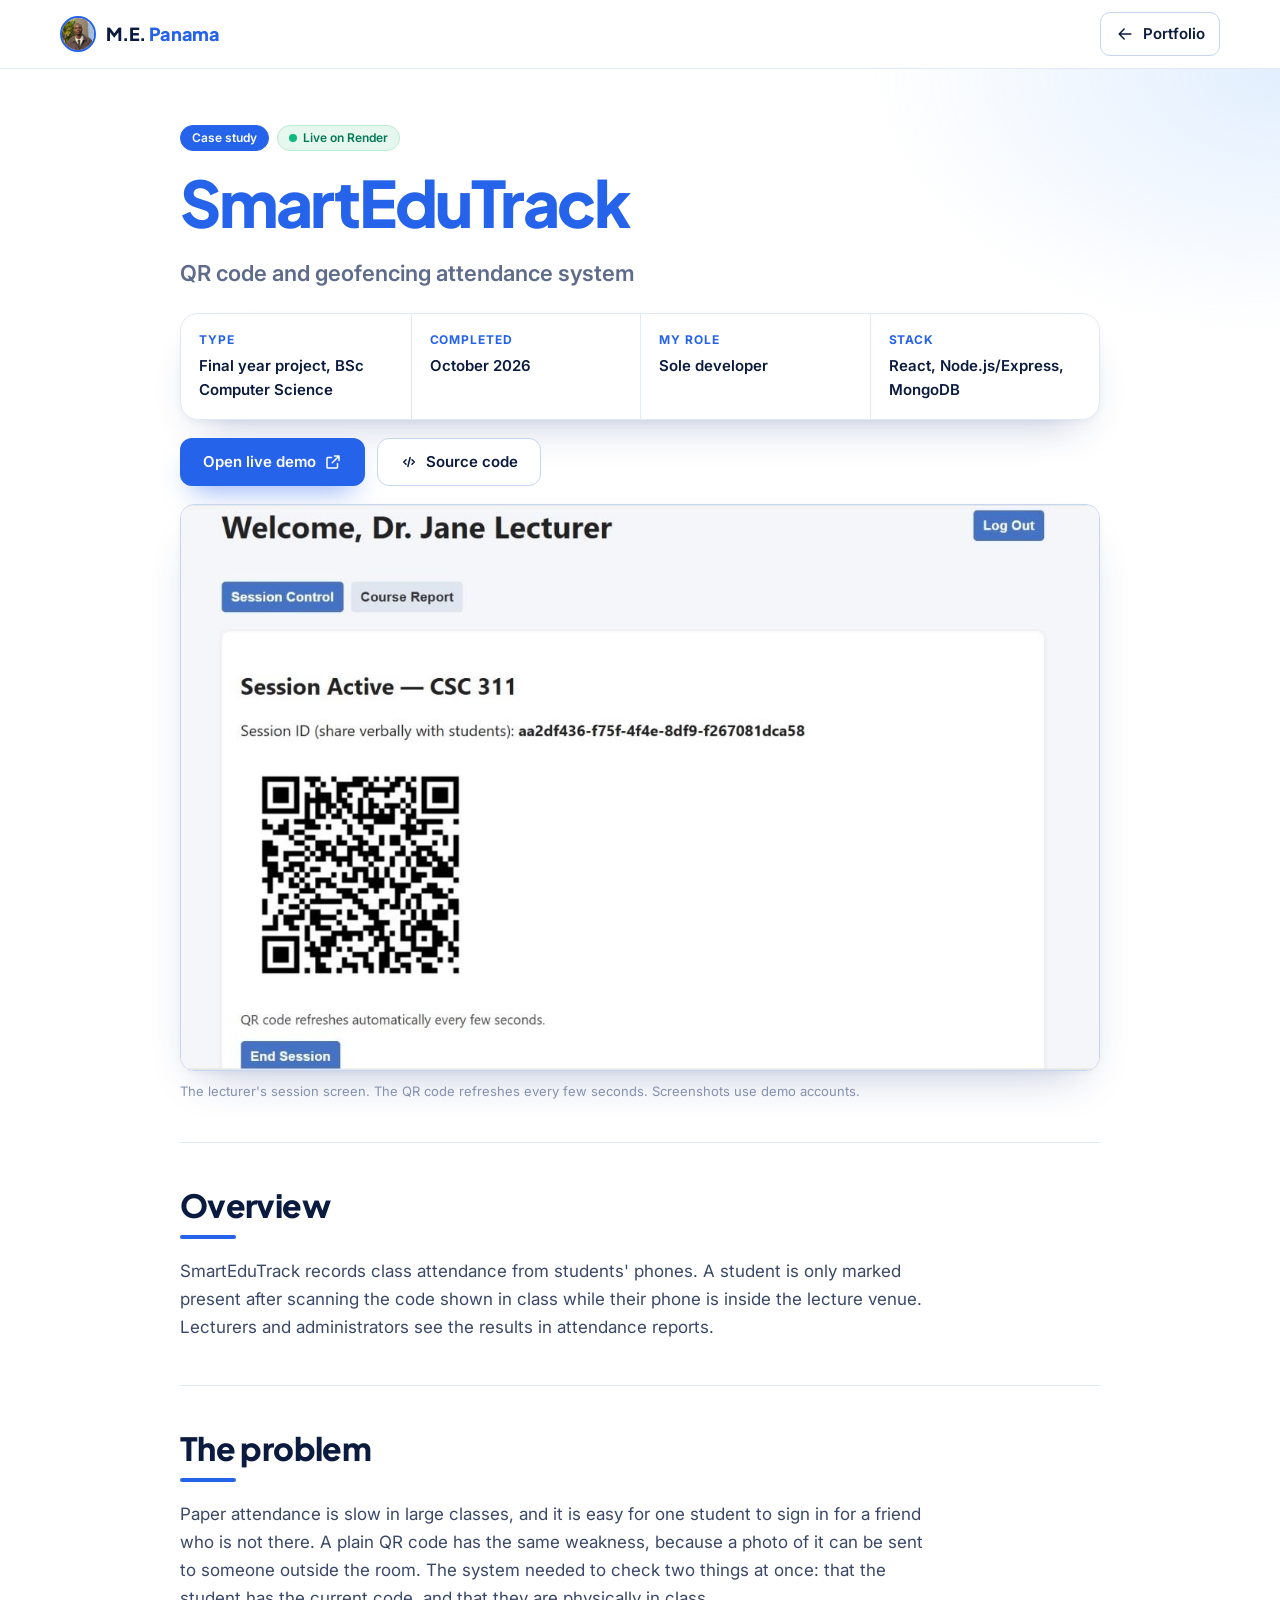
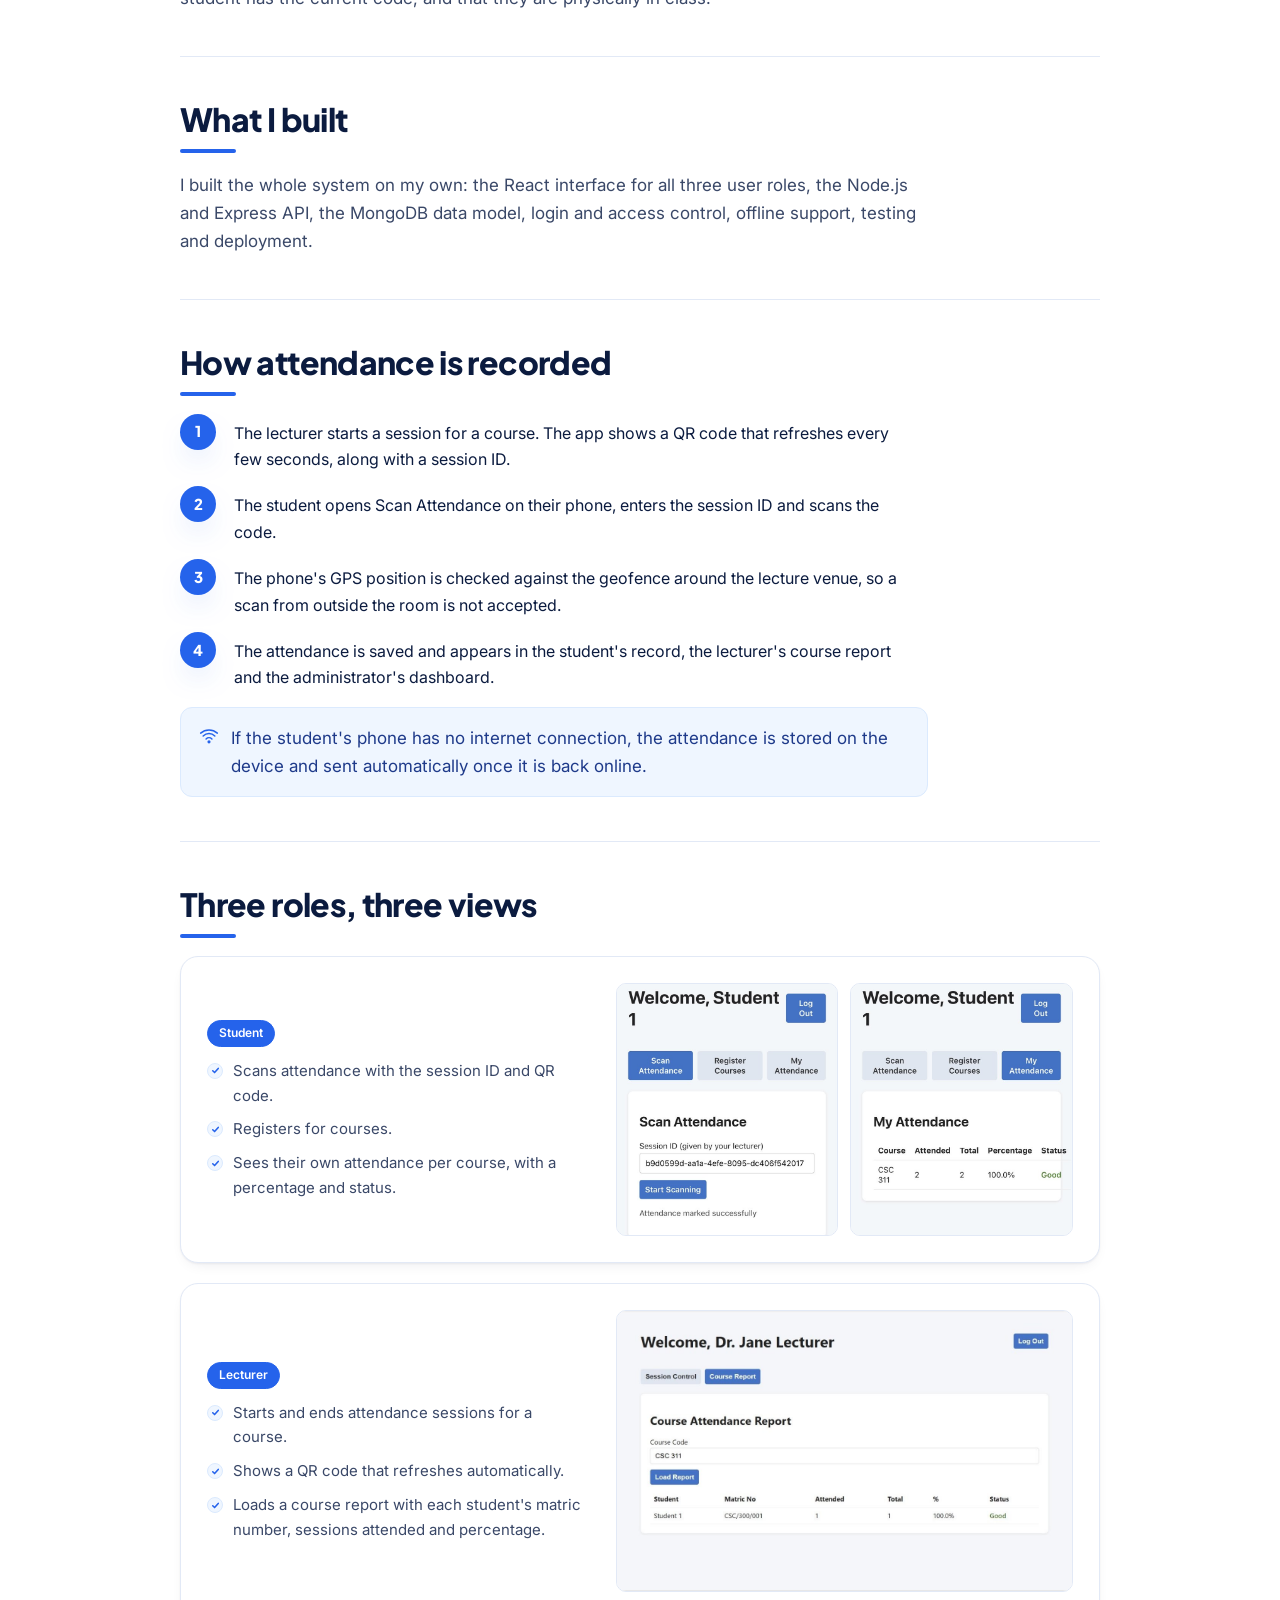
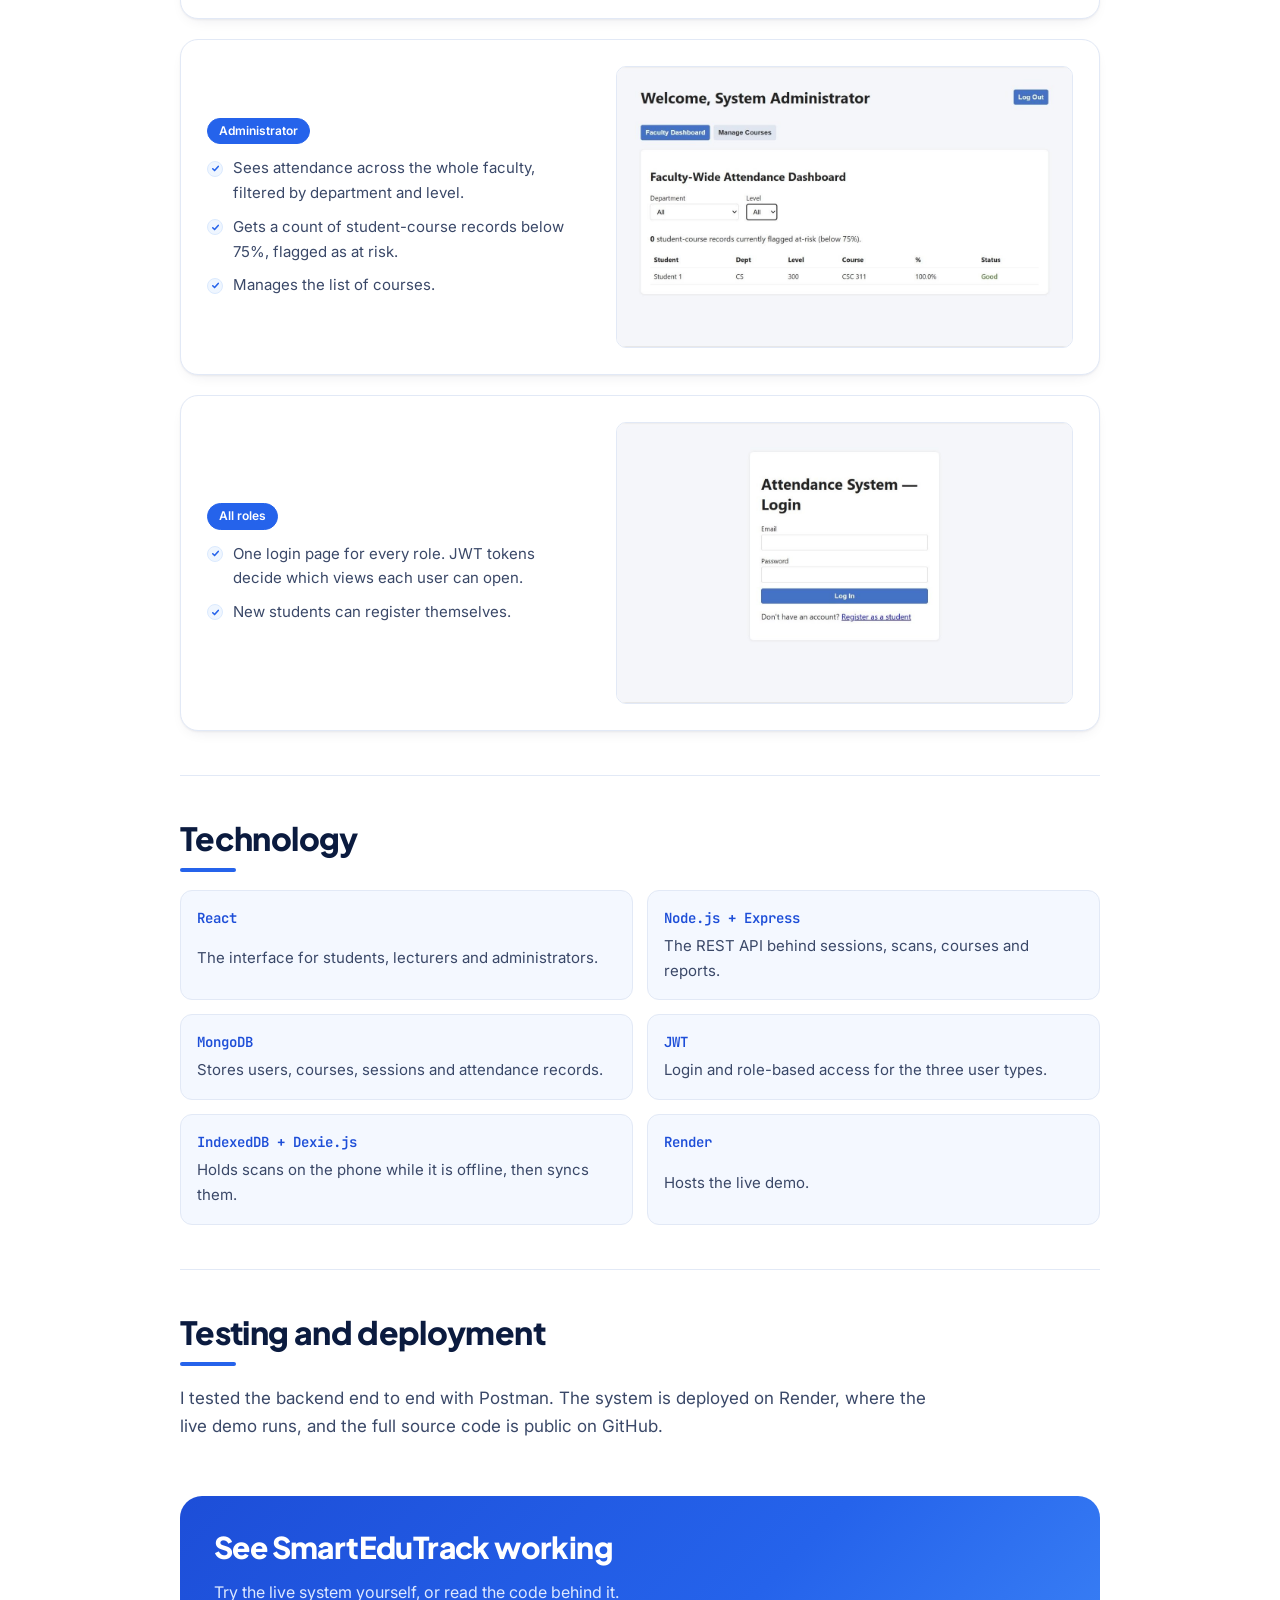
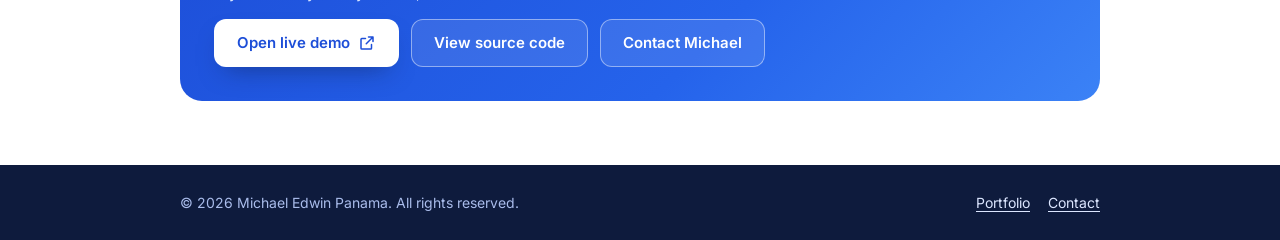
<file: smartedutrack.html>
<!doctype html>
<html lang="en">
<head>
<meta charset="utf-8">
<meta name="viewport" content="width=device-width, initial-scale=1, viewport-fit=cover">
<title>SmartEduTrack Case Study</title>
<meta name="claude:viewport-fit-sides" content="cover">
<meta name="description" content="SmartEduTrack, a QR code and geofencing attendance system built with React, Node.js/Express and MongoDB by Michael Edwin Panama.">
<link rel="canonical" href="https://eazyvibez25-ux.github.io/smartedutrack.html">
<meta property="og:type" content="article">
<meta property="og:title" content="SmartEduTrack | Michael Edwin Panama">
<meta property="og:description" content="A QR code and geofencing attendance system: case study, screenshots and live demo.">
<meta property="og:url" content="https://eazyvibez25-ux.github.io/smartedutrack.html">
<meta property="og:image" content="https://eazyvibez25-ux.github.io/set-lecturer-session.jpg">
<meta name="twitter:card" content="summary_large_image">
<meta name="theme-color" content="#FFFFFF">
<meta name="color-scheme" content="light">
<link rel="icon" href="favicon.svg" type="image/svg+xml">
<link rel="apple-touch-icon" href="apple-touch-icon.png">
<link rel="preconnect" href="https://fonts.googleapis.com">
<link rel="preconnect" href="https://fonts.gstatic.com" crossorigin>
<link rel="stylesheet" href="https://fonts.googleapis.com/css2?family=Inter:wght@400;500;600;700&family=JetBrains+Mono:wght@500;600&family=Plus+Jakarta+Sans:wght@600;700;800&display=swap">
<link rel="stylesheet" href="style.css">
</head>
<body>
<svg class="sprite" aria-hidden="true" focusable="false">
  <symbol id="i-download" viewBox="0 0 24 24"><path d="M12 4v11M7 10l5 5 5-5M5 20h14"/></symbol>
  <symbol id="i-up-right" viewBox="0 0 24 24"><path d="M7 17 17 7M9 7h8v8"/></symbol>
  <symbol id="i-external" viewBox="0 0 24 24"><path d="M14 4h6v6M20 4l-9 9M18 14v5a1 1 0 0 1-1 1H5a1 1 0 0 1-1-1V7a1 1 0 0 1 1-1h5"/></symbol>
  <symbol id="i-right" viewBox="0 0 24 24"><path d="M5 12h14M13 6l6 6-6 6"/></symbol>
  <symbol id="i-left" viewBox="0 0 24 24"><path d="M19 12H5M11 6l-6 6 6 6"/></symbol>
  <symbol id="i-down" viewBox="0 0 24 24"><path d="M12 5v14M6 13l6 6 6-6"/></symbol>
  <symbol id="i-check" viewBox="0 0 24 24"><path d="m5 12.5 4.5 4.5L19 7.5"/></symbol>
  <symbol id="i-x" viewBox="0 0 24 24"><path d="M7 7l10 10M17 7 7 17"/></symbol>
  <symbol id="i-award" viewBox="0 0 24 24"><circle cx="12" cy="9" r="5"/><path d="m8.5 13.5-1.5 7 5-2.5 5 2.5-1.5-7"/></symbol>
  <symbol id="i-cap" viewBox="0 0 24 24"><path d="m2 9 10-5 10 5-10 5z"/><path d="M6 11v5c3 2 9 2 12 0v-5M22 9v6"/></symbol>
  <symbol id="i-globe" viewBox="0 0 24 24"><circle cx="12" cy="12" r="9"/><path d="M3 12h18M12 3a14 14 0 0 1 0 18M12 3a14 14 0 0 0 0 18"/></symbol>
  <symbol id="i-bbox" viewBox="0 0 24 24"><path d="M4 8V4h4M16 4h4v4M20 16v4h-4M8 20H4v-4"/><rect x="8" y="8" width="8" height="8" rx="1"/></symbol>
  <symbol id="i-gauge" viewBox="0 0 24 24"><path d="M4 18a8 8 0 1 1 16 0"/><path d="m12 18 4-5"/></symbol>
  <symbol id="i-list" viewBox="0 0 24 24"><path d="M10 6h10M10 12h10M10 18h10"/><path d="m3 6 1.5 1.5L7 5M3 12l1.5 1.5L7 11M3 18l1.5 1.5L7 17"/></symbol>
  <symbol id="i-chat" viewBox="0 0 24 24"><path d="M4 5h16v11H9l-5 4z"/><path d="M8 9h8M8 12h5"/></symbol>
  <symbol id="i-code" viewBox="0 0 24 24"><path d="m8 9-3 3 3 3M16 9l3 3-3 3M13.5 6l-3 12"/></symbol>
  <symbol id="i-bug" viewBox="0 0 24 24"><rect x="8" y="6" width="8" height="13" rx="4"/><path d="M12 10v9M4 13h4M16 13h4M5 7l3 2M19 7l-3 2M5 19l3-2M19 19l-3-2"/></symbol>
  <symbol id="i-layers" viewBox="0 0 24 24"><path d="m12 3 9 5-9 5-9-5z"/><path d="m3 13 9 5 9-5"/></symbol>
  <symbol id="i-mail" viewBox="0 0 24 24"><rect x="3" y="5" width="18" height="14" rx="2"/><path d="m3 7 9 6 9-6"/></symbol>
  <symbol id="i-copy" viewBox="0 0 24 24"><rect x="9" y="9" width="11" height="11" rx="2"/><path d="M5 15V5a1 1 0 0 1 1-1h10"/></symbol>
  <symbol id="i-briefcase" viewBox="0 0 24 24"><rect x="3" y="7" width="18" height="13" rx="2"/><path d="M9 7V5a1 1 0 0 1 1-1h4a1 1 0 0 1 1 1v2M3 13h18"/></symbol>
  <symbol id="i-file" viewBox="0 0 24 24"><path d="M14 3H7a2 2 0 0 0-2 2v14a2 2 0 0 0 2 2h10a2 2 0 0 0 2-2V8z"/><path d="M14 3v5h5M9 13h6M9 17h6"/></symbol>
  <symbol id="i-zoom" viewBox="0 0 24 24"><circle cx="11" cy="11" r="6"/><path d="m20 20-4.5-4.5M11 8v6M8 11h6"/></symbol>
  <symbol id="i-qr" viewBox="0 0 24 24"><rect x="4" y="4" width="6" height="6" rx="1"/><rect x="14" y="4" width="6" height="6" rx="1"/><rect x="4" y="14" width="6" height="6" rx="1"/><path d="M14 14h2v2h-2zM18 18h2v2h-2zM14 18h2M18 14h2"/></symbol>
  <symbol id="i-wifi" viewBox="0 0 24 24"><path d="M2 8.5a15 15 0 0 1 20 0M5 12a10 10 0 0 1 14 0M8.5 15.5a5 5 0 0 1 7 0"/><circle cx="12" cy="19" r="1"/></symbol>
  <symbol id="i-sparkle" viewBox="0 0 24 24"><path d="M12 3l1.8 5.2L19 10l-5.2 1.8L12 17l-1.8-5.2L5 10l5.2-1.8z"/><path d="M19 15l.8 2.2L22 18l-2.2.8L19 21l-.8-2.2L16 18l2.2-.8z"/></symbol>
  <symbol id="i-server" viewBox="0 0 24 24"><rect x="4" y="4" width="16" height="7" rx="1.5"/><rect x="4" y="13" width="16" height="7" rx="1.5"/><path d="M8 7.5h.01M8 16.5h.01"/></symbol>
  <symbol id="i-db" viewBox="0 0 24 24"><ellipse cx="12" cy="6" rx="7" ry="3"/><path d="M5 6v12c0 1.7 3.1 3 7 3s7-1.3 7-3V6M5 12c0 1.7 3.1 3 7 3s7-1.3 7-3"/></symbol>
  <symbol id="i-user" viewBox="0 0 24 24"><circle cx="12" cy="8" r="4"/><path d="M4 21a8 8 0 0 1 16 0"/></symbol>
  <symbol id="i-heart" viewBox="0 0 24 24"><path d="M12 20s-7-4.4-7-10a4 4 0 0 1 7-2.6A4 4 0 0 1 19 10c0 5.6-7 10-7 10z"/></symbol>
  <symbol id="i-menu" viewBox="0 0 24 24"><path d="M4 7h16M4 12h16M4 17h16"/></symbol>
  <symbol id="i-close" viewBox="0 0 24 24"><path d="M6 6l12 12M18 6 6 18"/></symbol>
  <symbol id="i-laptop" viewBox="0 0 24 24"><rect x="4" y="5" width="16" height="11" rx="1.5"/><path d="M2 19h20"/></symbol>
</svg>
<a class="skip-link" href="#main">Skip to content</a>

<header class="nav">
  <div class="nav-inner">
    <a class="brand" href="index.html"><img src="michael-avatar.jpg" alt="" width="36" height="36"><span class="brand-name">M.E. <b>Panama</b></span></a>
    <a class="nav-back" href="index.html#projects"><svg class="i" aria-hidden="true"><use href="#i-left"/></svg>Portfolio</a>
  </div>
</header>

<main id="main">
  <div class="cs-hero">
    <div class="container narrow">
      <div class="tags"><span class="tag solid">Case study</span><span class="tag live"><span class="dot" aria-hidden="true"></span>Live on Render</span></div>
      <h1><span class="hl">SmartEduTrack</span></h1>
      <p class="role">QR code and geofencing attendance system</p>
      <dl class="card facts">
        <div><dt>Type</dt><dd>Final year project, BSc Computer Science</dd></div>
        <div><dt>Completed</dt><dd>October 2026</dd></div>
        <div><dt>My role</dt><dd>Sole developer</dd></div>
        <div><dt>Stack</dt><dd>React, Node.js/Express, MongoDB</dd></div>
      </dl>
      <div class="btn-row">
        <a class="btn btn-primary" href="https://smart-attendance-system-5cyu.onrender.com" target="_blank" rel="noopener">Open live demo <svg class="i" aria-hidden="true"><use href="#i-external"/></svg></a>
        <a class="btn btn-outline" href="https://github.com/ediboy-dev/smart-attendance-system" target="_blank" rel="noopener"><svg class="i" aria-hidden="true"><use href="#i-code"/></svg>Source code</a>
      </div>
      <figure class="cs-figure">
        <img src="set-lecturer-session.jpg" alt="Lecturer screen with an active CSC 311 session, a session ID and a QR code that refreshes every few seconds" width="1200" height="738">
        <figcaption>The lecturer's session screen. The QR code refreshes every few seconds. Screenshots use demo accounts.</figcaption>
      </figure>
    </div>
  </div>

  <div class="container narrow">
    <section class="cs-section" aria-labelledby="overview-title">
      <h2 id="overview-title">Overview</h2>
      <span class="underline" aria-hidden="true"></span>
      <p>SmartEduTrack records class attendance from students' phones. A student is only marked present after scanning the code shown in class while their phone is inside the lecture venue. Lecturers and administrators see the results in attendance reports.</p>
    </section>

    <section class="cs-section" aria-labelledby="problem-title">
      <h2 id="problem-title">The problem</h2>
      <span class="underline" aria-hidden="true"></span>
      <p>Paper attendance is slow in large classes, and it is easy for one student to sign in for a friend who is not there. A plain QR code has the same weakness, because a photo of it can be sent to someone outside the room. The system needed to check two things at once: that the student has the current code, and that they are physically in class.</p>
    </section>

    <section class="cs-section" aria-labelledby="role-title">
      <h2 id="role-title">What I built</h2>
      <span class="underline" aria-hidden="true"></span>
      <p>I built the whole system on my own: the React interface for all three user roles, the Node.js and Express API, the MongoDB data model, login and access control, offline support, testing and deployment.</p>
    </section>

    <section class="cs-section" aria-labelledby="flow-title">
      <h2 id="flow-title">How attendance is recorded</h2>
      <span class="underline" aria-hidden="true"></span>
      <ol class="steps">
        <li><p>The lecturer starts a session for a course. The app shows a QR code that refreshes every few seconds, along with a session ID.</p></li>
        <li><p>The student opens Scan Attendance on their phone, enters the session ID and scans the code.</p></li>
        <li><p>The phone's GPS position is checked against the geofence around the lecture venue, so a scan from outside the room is not accepted.</p></li>
        <li><p>The attendance is saved and appears in the student's record, the lecturer's course report and the administrator's dashboard.</p></li>
      </ol>
      <p class="note"><svg class="i" aria-hidden="true"><use href="#i-wifi"/></svg><span>If the student's phone has no internet connection, the attendance is stored on the device and sent automatically once it is back online.</span></p>
    </section>

    <section class="cs-section" aria-labelledby="roles-title">
      <h2 id="roles-title">Three roles, three views</h2>
      <span class="underline" aria-hidden="true"></span>
      <div class="roles">
        <div class="card role-block">
          <div>
            <span class="tag solid">Student</span>
            <ul class="ticks">
              <li>Scans attendance with the session ID and QR code.</li>
              <li>Registers for courses.</li>
              <li>Sees their own attendance per course, with a percentage and status.</li>
            </ul>
          </div>
          <div class="role-shots">
            <button class="zoom" type="button"><img src="set-student-scan.jpg" alt="Student Scan Attendance screen on a phone, showing Attendance marked successfully" width="700" height="799" loading="lazy"></button>
            <button class="zoom" type="button"><img src="set-student-attendance.jpg" alt="Student My Attendance screen on a phone, showing CSC 311 at 100 percent with Good status" width="700" height="799" loading="lazy"></button>
          </div>
        </div>
        <div class="card role-block">
          <div>
            <span class="tag solid">Lecturer</span>
            <ul class="ticks">
              <li>Starts and ends attendance sessions for a course.</li>
              <li>Shows a QR code that refreshes automatically.</li>
              <li>Loads a course report with each student's matric number, sessions attended and percentage.</li>
            </ul>
          </div>
          <div class="role-shots single">
            <button class="zoom" type="button"><img src="set-lecturer-report.jpg" alt="Lecturer Course Attendance Report for CSC 311 listing Student 1 with 100 percent attendance" width="1200" height="738" loading="lazy"></button>
          </div>
        </div>
        <div class="card role-block">
          <div>
            <span class="tag solid">Administrator</span>
            <ul class="ticks">
              <li>Sees attendance across the whole faculty, filtered by department and level.</li>
              <li>Gets a count of student-course records below 75%, flagged as at risk.</li>
              <li>Manages the list of courses.</li>
            </ul>
          </div>
          <div class="role-shots single">
            <button class="zoom" type="button"><img src="set-admin-dashboard.jpg" alt="Administrator Faculty-Wide Attendance Dashboard with department and level filters and an at-risk count below 75 percent" width="1200" height="738" loading="lazy"></button>
          </div>
        </div>
        <div class="card role-block">
          <div>
            <span class="tag solid">All roles</span>
            <ul class="ticks">
              <li>One login page for every role. JWT tokens decide which views each user can open.</li>
              <li>New students can register themselves.</li>
            </ul>
          </div>
          <div class="role-shots single">
            <button class="zoom" type="button"><img src="set-login.jpg" alt="Attendance System login page with email and password fields and a link to register as a student" width="1200" height="738" loading="lazy"></button>
          </div>
        </div>
      </div>
    </section>

    <section class="cs-section" aria-labelledby="tech-title">
      <h2 id="tech-title">Technology</h2>
      <span class="underline" aria-hidden="true"></span>
      <dl class="tech">
        <div><dt>React</dt><dd>The interface for students, lecturers and administrators.</dd></div>
        <div><dt>Node.js + Express</dt><dd>The REST API behind sessions, scans, courses and reports.</dd></div>
        <div><dt>MongoDB</dt><dd>Stores users, courses, sessions and attendance records.</dd></div>
        <div><dt>JWT</dt><dd>Login and role-based access for the three user types.</dd></div>
        <div><dt>IndexedDB + Dexie.js</dt><dd>Holds scans on the phone while it is offline, then syncs them.</dd></div>
        <div><dt>Render</dt><dd>Hosts the live demo.</dd></div>
      </dl>
    </section>

    <section class="cs-section" aria-labelledby="testing-title">
      <h2 id="testing-title">Testing and deployment</h2>
      <span class="underline" aria-hidden="true"></span>
      <p>I tested the backend end to end with Postman. The system is deployed on Render, where the live demo runs, and the full source code is public on GitHub.</p>
    </section>

    <div class="cs-end">
      <h2>See SmartEduTrack working</h2>
      <p>Try the live system yourself, or read the code behind it.</p>
      <div class="btn-row">
        <a class="btn btn-white" href="https://smart-attendance-system-5cyu.onrender.com" target="_blank" rel="noopener">Open live demo <svg class="i" aria-hidden="true"><use href="#i-external"/></svg></a>
        <a class="btn btn-ghost-light" href="https://github.com/ediboy-dev/smart-attendance-system" target="_blank" rel="noopener">View source code</a>
        <a class="btn btn-ghost-light" href="index.html#contact">Contact Michael</a>
      </div>
    </div>
  </div>
</main>

<footer class="footer">
  <div class="container narrow">
    <span>&copy; <span data-year>2026</span> Michael Edwin Panama. All rights reserved.</span>
    <nav aria-label="Footer"><a href="index.html">Portfolio</a><a href="index.html#contact">Contact</a></nav>
  </div>
</footer>

<dialog class="lightbox" id="lightbox" aria-label="Screenshot">
  <div class="lb-bar"><span class="lb-caption"></span><button class="lb-close" type="button">Close</button></div>
  <img alt="">
</dialog>

<script src="main.js" defer></script>
</body>
</html>
</file>
<file: style.css>
/* Layout: sticky white top bar; split hero (text left, photo on a blue disc with a floating
   code card right); then centred section heads over card grids, alternating white and
   pale-blue bands; a solid blue "Let's work together" band closes the page.
   Palette: white and blue only, with navy for text, chosen by the client. */
:root {
  color-scheme: light;
  --bg: #FFFFFF;
  --band: #F4F8FF;
  --tint: #EAF2FF;
  --ink: #0B1B3F;
  --body: #3A4868;
  --muted: #5E6B8A;
  --faint: #8592AF;
  --line: #E2E9F6;
  --line-strong: #C7D5F1;
  --blue: #2563EB;
  --blue-600: #1D4ED8;
  --blue-800: #1E3A8A;
  --blue-400: #60A5FA;
  --blue-300: #93C5FD;
  --blue-100: #DBEAFE;
  --blue-50: #EFF6FF;
  --navy: #0E1B3D;
  --navy-2: #172A55;
  --green: #047857;
  --green-dot: #10B981;
  --green-bg: #E5F7EE;
  --red: #C81E1E;
  --red-bg: #FDEBEB;

  --shadow-sm: 0 1px 2px rgba(14, 27, 61, 0.05), 0 6px 16px -8px rgba(14, 27, 61, 0.12);
  --shadow: 0 2px 6px rgba(14, 27, 61, 0.04), 0 22px 44px -22px rgba(30, 58, 138, 0.32);
  --shadow-blue: 0 14px 28px -12px rgba(37, 99, 235, 0.6);

  --font-head: "Plus Jakarta Sans", "Inter", system-ui, -apple-system, "Segoe UI", sans-serif;
  --font: "Inter", system-ui, -apple-system, "Segoe UI", Roboto, sans-serif;
  --mono: "JetBrains Mono", ui-monospace, "SFMono-Regular", Menlo, Consolas, monospace;

  --radius: 18px;
  --radius-sm: 12px;
  --nav-h: 68px;
  --gl: max(20px, env(safe-area-inset-left, 0px));
  --gr: max(20px, env(safe-area-inset-right, 0px));
}

*, *::before, *::after { box-sizing: border-box; }
html { scroll-behavior: smooth; -webkit-text-size-adjust: 100%; background: var(--bg); }
body { margin: 0; background: var(--bg); color: var(--body); font-family: var(--font); font-size: 1rem; line-height: 1.65; -webkit-font-smoothing: antialiased; text-rendering: optimizeLegibility; }
img { max-width: 100%; height: auto; display: block; }
a { color: var(--blue-600); text-underline-offset: 3px; text-decoration-thickness: 1px; }
a:hover { color: var(--blue-800); }
:focus-visible { outline: 3px solid var(--blue-300); outline-offset: 2px; border-radius: 8px; }
h1, h2, h3, h4 { margin: 0; font-family: var(--font-head); color: var(--ink); line-height: 1.18; text-wrap: balance; }
p, ul, ol, dl, dd, figure { margin: 0; }
strong { color: var(--ink); font-weight: 600; }
[hidden] { display: none !important; }
.i { width: 20px; height: 20px; flex: none; fill: none; stroke: currentColor; stroke-width: 1.8; stroke-linecap: round; stroke-linejoin: round; }
.sprite { position: absolute; width: 0; height: 0; overflow: hidden; }
.skip-link { position: absolute; left: 12px; top: -60px; z-index: 100; background: var(--blue); color: #fff; padding: 10px 14px; border-radius: 8px; font-weight: 600; text-decoration: none; }
.skip-link:focus { top: calc(10px + env(safe-area-inset-top, 0px)); color: #fff; }
.container { max-width: 1160px; margin: 0 auto; padding-left: var(--gl); padding-right: var(--gr); }
.container.narrow { max-width: 960px; }

/* ---------- Small shared pieces ---------- */
.label-pill { display: inline-flex; align-items: center; gap: 8px; width: fit-content; padding: 6px 13px; border-radius: 999px; background: var(--blue-50); border: 1px solid var(--blue-100); color: var(--blue-600); font-size: 0.75rem; font-weight: 700; letter-spacing: 0.1em; text-transform: uppercase; line-height: 1.35; }
.tag { display: inline-flex; align-items: center; gap: 6px; padding: 5px 11px; border-radius: 999px; font-size: 0.75rem; font-weight: 600; line-height: 1.2; background: var(--blue-50); border: 1px solid var(--blue-100); color: var(--blue-600); white-space: nowrap; }
.tag .i { width: 13px; height: 13px; stroke-width: 2.6; }
.tag.solid { background: var(--blue); border-color: var(--blue); color: #fff; }
.tag.live { background: var(--green-bg); border-color: #BDEBD3; color: var(--green); }
.tags { display: flex; flex-wrap: wrap; gap: 8px; align-items: center; }
.dot { width: 8px; height: 8px; border-radius: 50%; background: var(--green-dot); flex: none; box-shadow: 0 0 0 0 rgba(16, 185, 129, 0.55); animation: pulse 2s ease-out infinite; }
@keyframes pulse { 0% { box-shadow: 0 0 0 0 rgba(16, 185, 129, 0.55); } 70% { box-shadow: 0 0 0 7px rgba(16, 185, 129, 0); } 100% { box-shadow: 0 0 0 0 rgba(16, 185, 129, 0); } }
.chips { list-style: none; padding: 0; display: flex; flex-wrap: wrap; gap: 8px; }
.chips li { padding: 6px 12px; border-radius: 999px; background: var(--bg); border: 1px solid var(--line-strong); color: var(--body); font-size: 0.8125rem; font-weight: 500; line-height: 1.3; }
.chips.soft li { background: var(--blue-50); border-color: var(--blue-100); color: var(--blue-800); }
.chips.mono li { font-family: var(--mono); font-size: 0.75rem; }
.icon-box { flex: none; width: 46px; height: 46px; border-radius: 13px; display: grid; place-items: center; background: var(--blue-50); border: 1px solid var(--blue-100); color: var(--blue); }
.icon-box .i { width: 22px; height: 22px; }
.icon-box.solid { background: var(--blue); border-color: var(--blue); color: #fff; box-shadow: var(--shadow-blue); }
.icon-box.lg { width: 56px; height: 56px; border-radius: 16px; }
.icon-box.lg .i { width: 26px; height: 26px; }
.icon-box.sm { width: 38px; height: 38px; border-radius: 11px; }
.icon-box.sm .i { width: 18px; height: 18px; }
.card { background: var(--bg); border: 1px solid var(--line); border-radius: var(--radius); box-shadow: var(--shadow-sm); }

/* ---------- Buttons ---------- */
.btn { display: inline-flex; align-items: center; justify-content: center; gap: 8px; min-height: 48px; padding: 12px 22px; border-radius: var(--radius-sm); font: 600 0.9375rem/1.2 var(--font); text-decoration: none; cursor: pointer; border: 1.5px solid transparent; white-space: nowrap; transition: background-color .15s ease, border-color .15s ease, color .15s ease, transform .15s ease, box-shadow .15s ease; }
.btn .i { width: 18px; height: 18px; stroke-width: 2; }
.btn-primary { background: var(--blue); color: #fff; box-shadow: var(--shadow-blue); }
.btn-primary:hover { background: var(--blue-600); color: #fff; transform: translateY(-1px); }
.btn-outline { background: var(--bg); color: var(--ink); border-color: var(--line-strong); }
.btn-outline:hover { color: var(--blue-600); border-color: var(--blue); background: var(--blue-50); }
.btn-white { background: #fff; color: var(--blue-600); box-shadow: 0 12px 26px -12px rgba(14, 27, 61, 0.5); }
.btn-white:hover { color: var(--blue-800); transform: translateY(-1px); }
.btn-ghost-light { background: rgba(255, 255, 255, 0.1); color: #fff; border-color: rgba(255, 255, 255, 0.45); }
.btn-ghost-light:hover { color: #fff; background: rgba(255, 255, 255, 0.18); border-color: #fff; }
.btn-sm { min-height: 40px; padding: 8px 15px; font-size: 0.875rem; border-radius: 10px; }
.btn-sm .i { width: 16px; height: 16px; }
.btn-row { display: flex; flex-wrap: wrap; gap: 12px; }
.text-link { display: inline-flex; align-items: center; gap: 6px; font-weight: 600; font-size: 0.9375rem; color: var(--blue-600); text-decoration: none; }
.text-link .i { width: 16px; height: 16px; stroke-width: 2.2; }
.text-link:hover { color: var(--blue-800); text-decoration: underline; }

/* ---------- Navigation ---------- */
body::before { content: ""; position: fixed; inset: 0 0 auto; height: env(safe-area-inset-top, 0px); background: var(--bg); z-index: 60; }
.nav { position: sticky; top: env(safe-area-inset-top, 0px); z-index: 50; background: rgba(255, 255, 255, 0.92); -webkit-backdrop-filter: saturate(1.4) blur(12px); backdrop-filter: saturate(1.4) blur(12px); border-bottom: 1px solid var(--line); }
.nav-inner { max-width: 1200px; margin: 0 auto; height: var(--nav-h); display: flex; align-items: center; justify-content: space-between; gap: 16px; padding-left: var(--gl); padding-right: var(--gr); }
.brand { display: inline-flex; align-items: center; gap: 10px; font-family: var(--font-head); font-weight: 800; font-size: 1.125rem; color: var(--ink); text-decoration: none; letter-spacing: -0.01em; white-space: nowrap; }
.brand img { width: 36px; height: 36px; border-radius: 50%; object-fit: cover; border: 2px solid var(--blue); }
.brand b { color: var(--blue); font-weight: 800; }
.brand:hover { color: var(--ink); }
.nav-inner > nav { display: flex; align-items: center; }
.nav-links { display: flex; align-items: center; gap: 4px; list-style: none; margin: 0; padding: 0; }
.nav-links a { position: relative; display: block; padding: 8px 11px; color: var(--body); text-decoration: none; font-size: 0.9375rem; font-weight: 500; border-radius: 8px; }
.nav-links a:hover { color: var(--blue-600); }
.nav-links a[aria-current="true"] { color: var(--blue-600); font-weight: 600; }
.nav-links a[aria-current="true"]::after { content: ""; position: absolute; left: 11px; right: 11px; bottom: -2px; height: 2px; border-radius: 2px; background: var(--blue); }
.nav-links .nav-cta { margin-left: 12px; }
.nav-links .nav-cta a { display: inline-flex; align-items: center; gap: 6px; padding: 10px 18px; background: var(--blue); color: #fff; font-weight: 600; border-radius: 10px; box-shadow: var(--shadow-blue); }
.nav-links .nav-cta a:hover { background: var(--blue-600); color: #fff; }
.nav-links .nav-cta a::after { display: none; }
.nav-links .nav-cta .i { width: 16px; height: 16px; stroke-width: 2.2; }
.nav-links .nav-cv { display: none; }
.menu-btn { display: none; width: 44px; height: 44px; place-items: center; border-radius: 12px; border: 1.5px solid var(--line-strong); background: var(--bg); color: var(--ink); cursor: pointer; }
.menu-btn .i-close { display: none; }
.nav.open .menu-btn .i-open { display: none; }
.nav.open .menu-btn .i-close { display: block; }
.nav-back { display: inline-flex; align-items: center; gap: 8px; font-weight: 600; font-size: 0.9375rem; color: var(--ink); text-decoration: none; padding: 9px 14px; border-radius: 10px; border: 1.5px solid var(--line-strong); }
.nav-back:hover { color: var(--blue-600); border-color: var(--blue); }
.nav-back { white-space: nowrap; }

/* ---------- Sections ---------- */
.section { position: relative; padding-block: 96px; scroll-margin-top: var(--nav-h); }
.band { background: var(--band); border-block: 1px solid var(--line); }
.head { display: grid; justify-items: center; text-align: center; gap: 10px; margin-bottom: 52px; }
.kicker { font-size: 0.8125rem; font-weight: 700; letter-spacing: 0.16em; text-transform: uppercase; color: var(--blue); }
.head h2 { font-size: clamp(1.875rem, 4vw, 2.625rem); font-weight: 800; letter-spacing: -0.02em; }
.underline { width: 56px; height: 4px; border-radius: 4px; background: var(--blue); margin-top: 2px; }
.head .sub { color: var(--muted); max-width: 60ch; margin-top: 6px; font-size: 1.0625rem; }

/* ---------- Hero ---------- */
.hero { position: relative; overflow: hidden; padding-block: 64px 88px; background: radial-gradient(42rem 30rem at 100% 0%, rgba(96, 165, 250, 0.18), transparent 64%), radial-gradient(36rem 26rem at 0% 100%, rgba(37, 99, 235, 0.08), transparent 66%), var(--bg); }
.hero::before { content: ""; position: absolute; inset: 0; background-image: radial-gradient(rgba(37, 99, 235, 0.13) 1px, transparent 1.2px); background-size: 24px 24px; -webkit-mask-image: linear-gradient(180deg, rgba(0, 0, 0, 0.9), transparent 85%); mask-image: linear-gradient(180deg, rgba(0, 0, 0, 0.9), transparent 85%); pointer-events: none; }
.hero-grid { position: relative; display: grid; grid-template-columns: minmax(0, 1.08fr) minmax(0, 0.92fr); gap: 48px; align-items: center; }
.hero-text { display: flex; flex-direction: column; gap: 22px; min-width: 0; }
.hero h1 { font-size: clamp(2.625rem, 6.4vw, 4.25rem); font-weight: 800; letter-spacing: -0.035em; line-height: 1.05; }
.hero h1 .hl { color: var(--blue); }
.hero h1 .line2 { display: block; margin-top: 10px; font-size: clamp(1.625rem, 3.6vw, 2.5rem); letter-spacing: -0.025em; line-height: 1.15; }
.hero .lead { font-size: 1.125rem; color: var(--muted); max-width: 54ch; }
.tools { display: grid; gap: 12px; margin-top: 10px; }
.tools-label { font-size: 0.75rem; font-weight: 700; letter-spacing: 0.14em; text-transform: uppercase; color: var(--faint); }
.tools .chips li { display: inline-flex; align-items: center; gap: 7px; padding: 7px 13px; box-shadow: var(--shadow-sm); }
.tools .chips .i { width: 15px; height: 15px; color: var(--blue); stroke-width: 2; }

.hero-visual { position: relative; width: 100%; max-width: 480px; aspect-ratio: 1 / 1.06; justify-self: end; }
.disc { position: absolute; right: 0; top: 4%; width: 82%; aspect-ratio: 1; border-radius: 50%; background: radial-gradient(circle at 32% 28%, var(--blue-400), var(--blue) 52%, var(--blue-600)); box-shadow: 0 36px 80px -26px rgba(37, 99, 235, 0.6); }
.ring { position: absolute; right: -4%; top: 0; width: 90%; aspect-ratio: 1; border-radius: 50%; border: 1.5px dashed var(--blue-300); }
.dots { position: absolute; right: 2%; top: 1%; width: 96px; height: 72px; background-image: radial-gradient(var(--blue-300) 1.8px, transparent 2px); background-size: 14px 14px; }
.photo { position: absolute; left: 6%; bottom: 0; width: 64%; aspect-ratio: 4 / 5; border-radius: 220px 220px 26px 26px; overflow: hidden; border: 6px solid #fff; background: var(--tint); box-shadow: var(--shadow); }
.photo img { width: 100%; height: 100%; object-fit: cover; object-position: center top; }
.bbox { position: absolute; left: 17%; top: 15%; right: 15%; bottom: 0; border: 2px solid var(--blue); border-bottom: 0; background: rgba(37, 99, 235, 0.06); }
.bbox i { position: absolute; width: 9px; height: 9px; background: #fff; border: 2px solid var(--blue); }
.bbox .tl { left: -5.5px; top: -5.5px; } .bbox .tr { right: -5.5px; top: -5.5px; }
.bbox .ml { left: -5.5px; top: 50%; } .bbox .mr { right: -5.5px; top: 50%; }
.bbox .tag-label { position: absolute; left: -2px; bottom: 100%; background: var(--blue); color: #fff; font: 600 0.625rem/1 var(--mono); padding: 5px 7px 4px; border-radius: 4px 4px 0 0; white-space: nowrap; }
.float-status { position: absolute; left: 0; top: 8%; display: inline-flex; align-items: center; gap: 8px; padding: 9px 14px; border-radius: 999px; background: #fff; border: 1px solid var(--line); box-shadow: var(--shadow); color: var(--ink); font-size: 0.8125rem; font-weight: 600; white-space: nowrap; }
.code-card { position: absolute; right: 0; bottom: 9%; width: 58%; max-width: 270px; border-radius: 14px; background: var(--navy); color: #D9E4FF; box-shadow: 0 26px 50px -20px rgba(14, 27, 61, 0.65); overflow: hidden; }
.code-card .bar { display: flex; align-items: center; justify-content: space-between; gap: 8px; padding: 9px 13px; background: var(--navy-2); font: 600 0.6875rem/1 var(--mono); color: #A9BCEB; }
.code-card .bar .dot { width: 7px; height: 7px; }
.code-card pre { margin: 0; padding: 12px 14px 14px; font: 500 0.75rem/1.65 var(--mono); white-space: pre; overflow: hidden; }
.code-card .k { color: #93C5FD; }
.code-card .s { color: #FCD34D; }
.code-card .v { color: #6EE7B7; }
.code-card .p { color: #7F92C2; }

/* ---------- About ---------- */
.about-grid { display: grid; grid-template-columns: minmax(0, 1fr) minmax(0, 1fr); gap: 56px; align-items: center; }
.about-text { display: flex; flex-direction: column; gap: 18px; min-width: 0; }
.about-text h2 { font-size: clamp(1.75rem, 3.6vw, 2.375rem); font-weight: 800; letter-spacing: -0.02em; }
.about-text p { font-size: 1.0625rem; }
.stats { list-style: none; margin: 0; padding: 0; display: grid; grid-template-columns: repeat(2, minmax(0, 1fr)); background: var(--bg); border: 1px solid var(--line); border-radius: 22px; box-shadow: var(--shadow); overflow: hidden; }
.stat { display: flex; gap: 16px; align-items: flex-start; padding: 26px 24px; min-width: 0; }
.stat:nth-child(odd) { border-right: 1px solid var(--line); }
.stat:nth-child(-n+2) { border-bottom: 1px solid var(--line); }
.stat .num { font-family: var(--font-head); font-size: 2rem; font-weight: 800; color: var(--ink); line-height: 1; letter-spacing: -0.02em; }
.stat .lbl { margin-top: 6px; font-weight: 600; color: var(--ink); font-size: 0.9375rem; line-height: 1.35; }
.stat .det { margin-top: 2px; font-size: 0.8125rem; color: var(--muted); line-height: 1.4; }

/* ---------- Skills ---------- */
.skill-grid { display: grid; grid-template-columns: repeat(3, minmax(0, 1fr)); gap: 22px; }
.skill { padding: 26px; display: flex; flex-direction: column; gap: 14px; transition: transform .2s ease, box-shadow .2s ease, border-color .2s ease; }
.skill:hover { transform: translateY(-3px); box-shadow: var(--shadow); border-color: var(--blue-100); }
.skill-top { display: flex; align-items: center; justify-content: space-between; gap: 12px; }
.skill h3 { font-size: 1.1875rem; font-weight: 700; letter-spacing: -0.01em; }
.skill > p { color: var(--muted); font-size: 0.9375rem; }
.skill .chips { margin-top: auto; padding-top: 4px; }
.skill.main { border-top: 4px solid var(--blue); }
.how { margin-top: 28px; display: flex; flex-wrap: wrap; align-items: center; justify-content: center; gap: 14px 20px; padding: 20px 26px; border-radius: var(--radius); background: var(--blue-50); border: 1px solid var(--blue-100); }
.how h3 { font-size: 1rem; font-weight: 700; color: var(--blue-800); display: inline-flex; align-items: center; gap: 8px; }
.how h3 .i { color: var(--blue); }

/* ---------- Experience ---------- */
.timeline { position: relative; max-width: 1000px; margin: 0 auto; display: grid; gap: 36px; }
.timeline::before { content: ""; position: absolute; left: 50%; top: 10px; bottom: 10px; width: 2px; margin-left: -1px; background: linear-gradient(var(--blue), var(--blue-100)); }
.t-item { position: relative; width: calc(50% - 40px); padding: 28px; display: flex; flex-direction: column; gap: 12px; box-shadow: var(--shadow); }
.t-item:nth-child(odd) { justify-self: start; }
.t-item:nth-child(even) { justify-self: end; }
.t-item::before { content: ""; position: absolute; top: 34px; width: 18px; height: 18px; border-radius: 50%; background: var(--blue); border: 4px solid #fff; box-shadow: 0 0 0 2px var(--blue-300); }
.t-item:nth-child(odd)::before { right: -50px; }
.t-item:nth-child(even)::before { left: -50px; }
.t-head { display: flex; align-items: center; gap: 12px; flex-wrap: wrap; }
.t-item h3 { font-size: 1.3125rem; font-weight: 800; letter-spacing: -0.015em; }
.t-item .org { margin-top: -6px; color: var(--blue-600); font-weight: 600; }
.t-item .when { margin-top: -10px; font-size: 0.8125rem; color: var(--faint); }
.ticks { list-style: none; padding: 0; display: grid; gap: 9px; }
.ticks li { position: relative; padding-left: 26px; font-size: 0.9375rem; }
.ticks li::before { content: ""; position: absolute; left: 0; top: 0.28em; width: 16px; height: 16px; border-radius: 50%; background: var(--blue-50) url("data:image/svg+xml,%3Csvg xmlns='http://www.w3.org/2000/svg' viewBox='0 0 24 24' fill='none' stroke='%232563EB' stroke-width='3.4' stroke-linecap='round' stroke-linejoin='round'%3E%3Cpath d='m6 12.5 4 4 8-9'/%3E%3C/svg%3E") center / 11px no-repeat; border: 1px solid var(--blue-100); }
.t-cta { margin-top: 4px; padding-top: 16px; border-top: 1px solid var(--line); display: flex; flex-wrap: wrap; gap: 10px; }

/* ---------- Project cards ---------- */
.p-grid { display: grid; grid-template-columns: repeat(3, minmax(0, 1fr)); gap: 24px; }
.p-card { display: flex; flex-direction: column; overflow: hidden; transition: transform .2s ease, box-shadow .2s ease; }
.p-card:hover { transform: translateY(-4px); box-shadow: var(--shadow); }
.p-card.featured { border: 2px solid var(--blue); box-shadow: var(--shadow); }
.p-media { position: relative; aspect-ratio: 16 / 10; overflow: hidden; background: var(--tint); border-bottom: 1px solid var(--line); }
.p-media > img { width: 100%; height: 100%; object-fit: cover; object-position: top center; }
.p-media .tag { position: absolute; left: 12px; top: 12px; box-shadow: var(--shadow-sm); }
.p-body { padding: 22px 22px 20px; display: flex; flex-direction: column; gap: 10px; flex: 1; }
.p-body h3 { font-size: 1.1875rem; font-weight: 800; letter-spacing: -0.01em; }
.p-body > p { color: var(--muted); font-size: 0.9375rem; }
.p-foot { margin-top: auto; padding-top: 14px; display: flex; flex-wrap: wrap; align-items: center; justify-content: space-between; gap: 10px; border-top: 1px solid var(--line); }
.mini-rubric { position: absolute; inset: 14% 12%; background: #fff; border-radius: 12px; box-shadow: var(--shadow); padding: 12px 14px; display: grid; align-content: center; gap: 7px; }
.mini-rubric div { display: flex; justify-content: space-between; align-items: center; gap: 8px; font-size: 0.75rem; font-weight: 600; color: var(--ink); }
.mini-rubric .r { border-top: 1px solid var(--line); padding-top: 7px; }
.mini-chip { font-size: 0.6875rem; font-weight: 700; padding: 2px 8px; border-radius: 999px; }
.mini-chip.ok { background: var(--green-bg); color: var(--green); }
.mini-chip.no { background: var(--red-bg); color: var(--red); }
.code-visual { position: absolute; inset: 0; display: grid; place-items: center; gap: 10px; align-content: center; background: radial-gradient(circle at 70% 20%, var(--blue-400), var(--blue) 50%, var(--blue-800)); color: #fff; }
.code-visual .i { width: 54px; height: 54px; stroke-width: 1.6; }
.code-visual span { font: 600 0.875rem/1 var(--mono); opacity: 0.9; }

/* ---------- SmartEduTrack spotlight ---------- */
.spot { display: grid; grid-template-columns: minmax(0, 1.05fr) minmax(0, 1fr); gap: 48px; align-items: center; padding: 36px; border-radius: 24px; border: 1px solid var(--line); background: var(--bg); box-shadow: var(--shadow); }
.shots { position: relative; padding-bottom: 44px; min-width: 0; }
.shots::before { content: ""; position: absolute; inset: 10% 8% 16%; background: radial-gradient(closest-side, rgba(96, 165, 250, 0.45), transparent); filter: blur(28px); }
.shot-desktop { position: relative; border-radius: 12px; border: 1px solid var(--line-strong); overflow: hidden; background: #F3F4F8; box-shadow: var(--shadow); }
.shot-desktop .barline { height: 24px; display: flex; gap: 6px; align-items: center; padding: 0 10px; background: var(--tint); border-bottom: 1px solid var(--line); }
.shot-desktop .barline i { width: 8px; height: 8px; border-radius: 50%; background: var(--blue-300); }
.shot-phone { position: absolute; right: -6px; bottom: 0; width: 34%; border-radius: 18px; border: 5px solid var(--navy); overflow: hidden; background: #F3F4F8; box-shadow: 0 22px 44px -18px rgba(14, 27, 61, 0.6); }
.s-body { display: flex; flex-direction: column; gap: 16px; min-width: 0; }
.s-body h3 { font-size: clamp(1.75rem, 3.4vw, 2.25rem); font-weight: 800; letter-spacing: -0.025em; }
.s-body .sub { margin-top: -8px; color: var(--blue-600); font-weight: 600; font-size: 1.0625rem; }
.checks { list-style: none; padding: 0; display: grid; grid-template-columns: repeat(2, minmax(0, 1fr)); gap: 10px 18px; }
.checks li { display: flex; gap: 10px; align-items: flex-start; font-size: 0.9375rem; color: var(--ink); line-height: 1.45; }
.checks .i { width: 20px; height: 20px; margin-top: 1px; padding: 3px; border-radius: 50%; background: var(--green-bg); color: var(--green); stroke-width: 3; }
.s-cta { display: grid; grid-template-columns: repeat(2, minmax(0, 1fr)); gap: 12px; margin-top: 6px; }
.s-cta .btn:first-child { grid-column: 1 / -1; }
.screens-head { margin: 56px 0 22px; display: flex; flex-wrap: wrap; align-items: end; justify-content: space-between; gap: 12px 24px; }
.screens-head h3 { font-size: 1.375rem; font-weight: 800; letter-spacing: -0.015em; }
.screens-head p { color: var(--muted); font-size: 0.9375rem; }
.media-grid { display: grid; grid-template-columns: repeat(3, minmax(0, 1fr)); gap: 20px; }
.media { overflow: hidden; display: flex; flex-direction: column; }
.thumb { position: relative; display: block; width: 100%; padding: 0; border: 0; border-bottom: 1px solid var(--line); background: #F2F4F8; cursor: zoom-in; aspect-ratio: 16 / 10; overflow: hidden; }
.thumb img { width: 100%; height: 100%; object-fit: cover; object-position: top center; transition: transform .3s ease; }
.thumb:hover img { transform: scale(1.03); }
.thumb.phone img { object-fit: contain; }
.role-tag { position: absolute; left: 10px; top: 10px; padding: 5px 10px; border-radius: 999px; font-size: 0.75rem; font-weight: 700; line-height: 1; color: #fff; background: var(--blue); box-shadow: var(--shadow-sm); }
.zoom-hint { position: absolute; right: 10px; top: 10px; width: 30px; height: 30px; border-radius: 50%; display: grid; place-items: center; background: #fff; color: var(--blue); box-shadow: var(--shadow-sm); }
.zoom-hint .i { width: 15px; height: 15px; stroke-width: 2.2; }
.media .cap { padding: 14px 16px 16px; display: grid; gap: 3px; }
.media h4 { font-size: 0.9375rem; font-weight: 700; }
.media p { color: var(--muted); font-size: 0.8125rem; }
.center-cta { margin-top: 32px; display: flex; justify-content: center; }

/* ---------- Evaluation sample ---------- */
.rubric { overflow: hidden; box-shadow: var(--shadow); max-width: 1000px; margin: 0 auto; }
.rubric-head { padding: 28px 30px 24px; border-bottom: 1px solid var(--line); display: grid; gap: 12px; }
.rubric-head p { max-width: 72ch; }
.rubric-prompt { font-family: var(--mono); font-size: 0.8125rem; color: var(--ink); background: var(--band); border: 1px solid var(--line); border-radius: 10px; padding: 12px 14px; overflow-wrap: anywhere; }
.scoreline { display: flex; flex-wrap: wrap; align-items: center; gap: 12px 18px; }
.score-bar { display: grid; grid-template-columns: repeat(4, 36px); gap: 5px; }
.score-bar i { height: 10px; border-radius: 4px; }
.score-bar .p { background: var(--green-dot); }
.score-bar .f { background: #EF4444; }
.rubric table { width: 100%; border-collapse: collapse; }
.rubric th, .rubric td { text-align: left; vertical-align: top; padding: 15px 30px; border-bottom: 1px solid var(--line); font-size: 0.9375rem; }
.rubric th { color: var(--faint); font-size: 0.75rem; font-weight: 700; letter-spacing: 0.08em; text-transform: uppercase; background: var(--band); }
.rubric td:first-child { font-weight: 600; color: var(--ink); width: 24%; }
.rubric td:nth-child(2) { width: 120px; }
.rubric tr.critical td { background: #FFF6F6; }
.chip { display: inline-flex; align-items: center; gap: 6px; font-weight: 700; font-size: 0.8125rem; padding: 4px 11px; border-radius: 999px; white-space: nowrap; }
.chip .i { width: 14px; height: 14px; stroke-width: 2.8; }
.chip.pass { color: var(--green); background: var(--green-bg); }
.chip.fail { color: var(--red); background: var(--red-bg); }
.verdict { padding: 22px 30px 26px; display: grid; gap: 8px; background: #FFF6F6; border-left: 4px solid #EF4444; }
.verdict .line { display: flex; flex-wrap: wrap; align-items: center; gap: 10px; font-family: var(--font-head); font-weight: 800; font-size: 1.125rem; color: var(--ink); }
.verdict p { color: var(--ink); max-width: 74ch; }

/* ---------- Education & certifications ---------- */
.edu-wide { display: grid; grid-template-columns: auto minmax(0, 1fr) auto; gap: 22px; align-items: center; padding: 26px 28px; margin-bottom: 24px; box-shadow: var(--shadow); }
.edu-main { display: grid; gap: 3px; min-width: 0; }
.edu-main h3 { font-size: 1.375rem; font-weight: 800; letter-spacing: -0.015em; }
.edu-side { display: grid; gap: 8px; justify-items: start; padding-left: 24px; border-left: 1px solid var(--line); }
.edu-side .k { font-size: 0.75rem; font-weight: 700; letter-spacing: 0.1em; text-transform: uppercase; color: var(--blue); }
.cert-grid { display: grid; grid-template-columns: repeat(2, minmax(0, 1fr)); gap: 24px; }
.cert { overflow: hidden; display: flex; flex-direction: column; box-shadow: var(--shadow); }
.cert-thumb { display: block; background: #fff; border-bottom: 1px solid var(--line); }
.cert-body { padding: 22px 24px 24px; display: flex; flex-direction: column; gap: 6px; flex: 1; }
.cert-body h3 { font-size: 1.1875rem; font-weight: 800; letter-spacing: -0.01em; margin-top: 6px; }
.cert-body p { color: var(--muted); font-size: 0.9375rem; }
.cred { font-family: var(--mono); font-size: 0.8125rem; color: var(--ink) !important; overflow-wrap: anywhere; }
.cred span { font-family: var(--font); color: var(--faint); }
.cert-body .spacer { flex: 1; min-height: 8px; }
.cert-body .btn { align-self: stretch; }

/* ---------- Let's work together ---------- */
.work { position: relative; overflow: hidden; padding-block: 80px; background: linear-gradient(135deg, var(--blue-600) 0%, var(--blue) 55%, #3B82F6 100%); color: #DCE8FF; scroll-margin-top: var(--nav-h); }
.work::before { content: ""; position: absolute; inset: 0; background-image: radial-gradient(rgba(255, 255, 255, 0.16) 1px, transparent 1.2px); background-size: 22px 22px; -webkit-mask-image: linear-gradient(90deg, transparent, #000 70%); mask-image: linear-gradient(90deg, transparent, #000 70%); pointer-events: none; }
.work-grid { position: relative; display: grid; grid-template-columns: minmax(0, 1.15fr) minmax(0, 1fr) minmax(0, 0.85fr); gap: 32px; align-items: stretch; }
.work-col { display: flex; flex-direction: column; gap: 14px; min-width: 0; }
.work .kicker { color: #BFD6FF; }
.work h2 { color: #fff; font-size: clamp(1.75rem, 3.6vw, 2.375rem); font-weight: 800; letter-spacing: -0.02em; }
.work p { color: #DCE8FF; }
.work .status { display: inline-flex; align-items: center; gap: 8px; width: fit-content; padding: 7px 13px; border-radius: 999px; background: rgba(255, 255, 255, 0.14); border: 1px solid rgba(255, 255, 255, 0.3); color: #fff; font-size: 0.8125rem; font-weight: 600; }
.cv-card { background: #fff; color: var(--body); border-radius: 20px; padding: 24px; display: flex; flex-direction: column; gap: 14px; box-shadow: 0 30px 60px -28px rgba(14, 27, 61, 0.7); }
.cv-card .who { display: flex; align-items: center; gap: 12px; }
.cv-card .who img { width: 52px; height: 52px; border-radius: 50%; object-fit: cover; border: 2px solid var(--blue-100); }
.cv-card .who strong { display: block; font-family: var(--font-head); font-size: 1.0625rem; }
.cv-card .who span { font-size: 0.8125rem; color: var(--muted); }
.cv-card p { color: var(--body); font-size: 0.9375rem; }
.cv-card .file { display: flex; align-items: center; gap: 12px; padding: 12px 14px; border-radius: 12px; background: var(--band); border: 1px solid var(--line); }
.cv-card .file div { display: grid; min-width: 0; }
.cv-card .file strong { font-size: 0.9375rem; overflow-wrap: anywhere; }
.cv-card .file span { font-size: 0.8125rem; color: var(--muted); }
.cv-card .btn { align-self: stretch; margin-top: auto; }
.follow-title { font-size: 0.8125rem; font-weight: 700; letter-spacing: 0.16em; text-transform: uppercase; color: #BFD6FF; }
.socials { display: flex; flex-wrap: wrap; gap: 10px; }
.social { display: inline-flex; align-items: center; gap: 8px; padding: 10px 14px; min-height: 44px; border-radius: 12px; background: rgba(255, 255, 255, 0.12); border: 1px solid rgba(255, 255, 255, 0.3); color: #fff; text-decoration: none; font-weight: 600; font-size: 0.9375rem; }
.social:hover { color: #fff; background: rgba(255, 255, 255, 0.22); }
.social .i { width: 18px; height: 18px; }
.contact-line { display: flex; align-items: center; gap: 10px; color: #fff; font-weight: 500; overflow-wrap: anywhere; }
.contact-line .i { color: #BFD6FF; }
.contact-line span { min-width: 0; user-select: all; }
.copy-status { font-size: 0.875rem; color: #fff; font-weight: 600; }
.copy-status:empty { display: none; }

.footer { padding-block: 26px calc(26px + env(safe-area-inset-bottom, 0px)); background: var(--navy); color: #A9BCEB; font-size: 0.875rem; }
.footer .container { display: flex; flex-wrap: wrap; gap: 10px 24px; justify-content: space-between; align-items: center; }
.footer nav { display: flex; flex-wrap: wrap; gap: 6px 18px; }
.footer a { color: #DCE6FF; }
.footer a:hover { color: #fff; }

/* ---------- Case study page ---------- */
.cs-hero { position: relative; padding-block: 56px 40px; background: radial-gradient(40rem 26rem at 100% 0%, rgba(96, 165, 250, 0.18), transparent 64%), var(--bg); }
.cs-hero .container { display: grid; gap: 18px; }
.cs-hero h1 { font-size: clamp(2.5rem, 7vw, 4rem); font-weight: 800; letter-spacing: -0.035em; line-height: 1.05; }
.cs-hero h1 .hl { color: var(--blue); }
.cs-hero .role { font-size: clamp(1.125rem, 2.4vw, 1.375rem); color: var(--muted); font-weight: 600; }
.facts { display: grid; grid-template-columns: repeat(4, minmax(0, 1fr)); overflow: hidden; margin-top: 4px; box-shadow: var(--shadow); }
.facts div { padding: 16px 18px; border-left: 1px solid var(--line); min-width: 0; }
.facts div:first-child { border-left: 0; }
.facts dt { font-size: 0.75rem; font-weight: 700; letter-spacing: 0.08em; text-transform: uppercase; color: var(--blue); }
.facts dd { margin-top: 4px; font-weight: 600; font-size: 0.9375rem; color: var(--ink); }
.cs-figure img { border-radius: 14px; border: 1px solid var(--line-strong); width: 100%; box-shadow: var(--shadow); }
.cs-figure figcaption { margin-top: 10px; font-size: 0.8125rem; color: var(--faint); }
.cs-section { padding-block: 44px; border-top: 1px solid var(--line); display: grid; gap: 16px; }
.cs-section h2 { font-size: clamp(1.625rem, 3.2vw, 2rem); font-weight: 800; letter-spacing: -0.02em; }
.cs-section .underline { margin-top: -6px; }
.cs-section > p { font-size: 1.0625rem; max-width: 68ch; }
.steps { list-style: none; counter-reset: step; padding: 0; display: grid; gap: 14px; max-width: 72ch; }
.steps li { counter-increment: step; display: grid; grid-template-columns: 40px minmax(0, 1fr); gap: 14px; align-items: start; color: var(--ink); }
.steps li::before { content: counter(step); display: grid; place-items: center; width: 36px; height: 36px; border-radius: 50%; background: var(--blue); color: #fff; font-family: var(--font-head); font-weight: 800; font-size: 0.9375rem; box-shadow: var(--shadow-blue); }
.steps li p { padding-top: 6px; }
.note { display: flex; gap: 12px; align-items: flex-start; padding: 16px 18px; border-radius: var(--radius-sm); background: var(--blue-50); border: 1px solid var(--blue-100); color: var(--blue-800); max-width: 72ch; }
.note .i { color: var(--blue); margin-top: 2px; }
.roles { display: grid; gap: 20px; }
.role-block { display: grid; grid-template-columns: minmax(0, 1fr) minmax(0, 1.2fr); gap: 28px; align-items: center; padding: 26px; }
.role-block .tag { margin-bottom: 12px; }
.role-shots { display: grid; grid-template-columns: repeat(2, minmax(0, 1fr)); gap: 12px; align-items: start; }
.role-shots.single { grid-template-columns: minmax(0, 1fr); }
.zoom { display: block; width: 100%; padding: 0; border: 1px solid var(--line); border-radius: 10px; overflow: hidden; background: #F2F4F8; cursor: zoom-in; }
.tech { display: grid; grid-template-columns: repeat(2, minmax(0, 1fr)); gap: 14px; }
.tech div { display: grid; gap: 4px; padding: 16px; border-radius: var(--radius-sm); background: var(--band); border: 1px solid var(--line); min-width: 0; }
.tech dt { font-family: var(--mono); font-size: 0.875rem; font-weight: 600; color: var(--blue-600); }
.tech dd { font-size: 0.9375rem; }
.cs-end { margin: 12px 0 64px; padding: 34px; display: grid; gap: 14px; justify-items: start; border-radius: 22px; background: linear-gradient(135deg, var(--blue-600), var(--blue) 60%, #3B82F6); color: #DCE8FF; }
.cs-end h2 { color: #fff; font-size: clamp(1.5rem, 3vw, 1.875rem); font-weight: 800; letter-spacing: -0.02em; }

/* ---------- Screenshot viewer ---------- */
dialog.lightbox { border: 0; padding: 0; background: transparent; max-width: min(1100px, 94vw); max-height: 92vh; color: #fff; }
dialog.lightbox::backdrop { background: rgba(11, 27, 63, 0.86); }
dialog.lightbox img { max-height: 82vh; width: auto; margin: 0 auto; border-radius: 10px; }
.lb-bar { display: flex; justify-content: space-between; align-items: center; gap: 12px; padding: 10px 2px; font-size: 0.9375rem; }
.lb-close { background: #fff; color: var(--ink); border: 0; border-radius: 8px; padding: 8px 14px; font-weight: 600; cursor: pointer; min-height: 40px; }

/* ---------- Responsive ---------- */
@media (max-width: 1100px) {
  .skill-grid { grid-template-columns: repeat(2, minmax(0, 1fr)); }
  .p-grid { grid-template-columns: repeat(2, minmax(0, 1fr)); }
  .media-grid { grid-template-columns: repeat(2, minmax(0, 1fr)); }
  .work-grid { grid-template-columns: repeat(2, minmax(0, 1fr)); }
  .work-grid .work-col:first-child { grid-column: 1 / -1; }
}
@media (max-width: 1000px) {
  .menu-btn { display: inline-grid; }
  .nav-links { display: none; position: absolute; top: 100%; left: 0; right: 0; flex-direction: column; align-items: stretch; gap: 0; background: #fff; border-bottom: 1px solid var(--line); box-shadow: 0 24px 40px -16px rgba(14, 27, 61, 0.28); padding: 6px var(--gr) 18px var(--gl); max-height: calc(100svh - var(--nav-h)); overflow-y: auto; }
  .nav.open .nav-links { display: flex; }
  .nav-links a { padding: 14px 4px; font-size: 1rem; border-radius: 0; border-bottom: 1px solid var(--line); }
  .nav-links a[aria-current="true"]::after { display: none; }
  .nav-links .nav-cta, .nav-links .nav-cv { margin: 12px 0 0; display: block; }
  .nav-links .nav-cta a, .nav-links .nav-cv a { justify-content: center; text-align: center; border: 0; padding: 14px; border-radius: 12px; display: flex; }
  .nav-links .nav-cv a { background: var(--blue-50); color: var(--blue-600); font-weight: 600; border: 1px solid var(--blue-100); }
  .hero-grid { grid-template-columns: minmax(0, 1.1fr) minmax(0, 0.9fr); gap: 28px; }
  .about-grid { grid-template-columns: minmax(0, 1fr); gap: 40px; }
  .spot { grid-template-columns: minmax(0, 1fr); gap: 32px; }
  .edu-wide { grid-template-columns: auto minmax(0, 1fr); }
  .edu-side { grid-column: 1 / -1; padding-left: 0; border-left: 0; padding-top: 18px; border-top: 1px solid var(--line); grid-template-columns: minmax(0, 1fr) auto; align-items: center; }
  .edu-side .k { grid-column: 1 / -1; }
}
@media (max-width: 760px) {
  .section { padding-block: 72px; }
  .head { margin-bottom: 40px; }
  .hero { padding-block: 40px 64px; }
  .hero-grid { grid-template-columns: minmax(0, 1fr); gap: 44px; }
  .hero-visual { justify-self: center; max-width: 440px; }
  .hero .lead { font-size: 1.0625rem; }
  .hero-text .btn-row .btn { flex: 1 1 auto; }
  .about-text .btn-row .btn { flex: 1 1 auto; }
  .skill-grid { grid-template-columns: minmax(0, 1fr); gap: 16px; }
  .skill { padding: 22px; }
  .stat { padding: 20px 16px; gap: 12px; flex-direction: column; }
  .stat .num { font-size: 1.75rem; }
  .timeline::before { left: 10px; margin-left: -1px; }
  .t-item, .t-item:nth-child(odd), .t-item:nth-child(even) { width: auto; justify-self: stretch; margin-left: 34px; padding: 22px; }
  .t-item:nth-child(odd)::before, .t-item:nth-child(even)::before { left: -33px; right: auto; top: 28px; }
  .p-grid { grid-template-columns: minmax(0, 1fr); gap: 18px; }
  .spot { padding: 20px; }
  .shots { padding-bottom: 30px; }
  .shot-phone { width: 38%; right: 0; border-width: 4px; border-radius: 14px; }
  .checks { grid-template-columns: minmax(0, 1fr); }
  .screens-head { margin-top: 44px; }
  .media-grid { gap: 14px; }
  .rubric-head, .verdict { padding-left: 20px; padding-right: 20px; }
  .rubric thead { display: none; }
  .rubric table, .rubric tbody, .rubric tr, .rubric td { display: block; width: auto !important; }
  .rubric tr { display: grid; grid-template-columns: minmax(0, 1fr) auto; gap: 6px 12px; padding: 14px 20px; border-bottom: 1px solid var(--line); }
  .rubric tr.critical { background: #FFF6F6; }
  .rubric tr.critical td { background: none; }
  .rubric td { padding: 0; border: 0; }
  .rubric td:nth-child(3) { grid-column: 1 / -1; }
  .edu-wide { padding: 22px; gap: 16px; }
  .edu-side { grid-template-columns: minmax(0, 1fr); }
  .cert-grid { grid-template-columns: minmax(0, 1fr); }
  .work { padding-block: 64px; }
  .work-grid { grid-template-columns: minmax(0, 1fr); gap: 28px; }
  .work-col .btn-row .btn { flex: 1 1 auto; }
  .facts { grid-template-columns: repeat(2, minmax(0, 1fr)); }
  .facts div { border-left: 0; border-top: 1px solid var(--line); }
  .facts div:nth-child(-n+2) { border-top: 0; }
  .facts div:nth-child(even) { border-left: 1px solid var(--line); }
  .role-block { grid-template-columns: minmax(0, 1fr); gap: 16px; padding: 20px; }
  .tech { grid-template-columns: minmax(0, 1fr); }
  .cs-hero { padding-block: 36px 28px; }
  .cs-end { padding: 24px; }
  .cs-end .btn-row .btn { flex: 1 1 100%; }
  .cs-hero .btn-row .btn { flex: 1 1 auto; }
}
@media (max-width: 520px) {
  .media-grid { grid-template-columns: minmax(0, 1fr); }
  .s-cta { grid-template-columns: minmax(0, 1fr); }
  .float-status { font-size: 0.75rem; padding: 7px 11px; top: 4%; }
  .photo { width: 70%; left: 2%; }
  .code-card { width: 56%; bottom: 0; }
  .code-card pre { font-size: 0.625rem; padding: 9px 11px 11px; }
  .code-card .bar { padding: 8px 12px; }
}
@media (prefers-reduced-motion: reduce) {
  html { scroll-behavior: auto; }
  *, *::before, *::after { animation: none !important; transition: none !important; }
}
</file>
